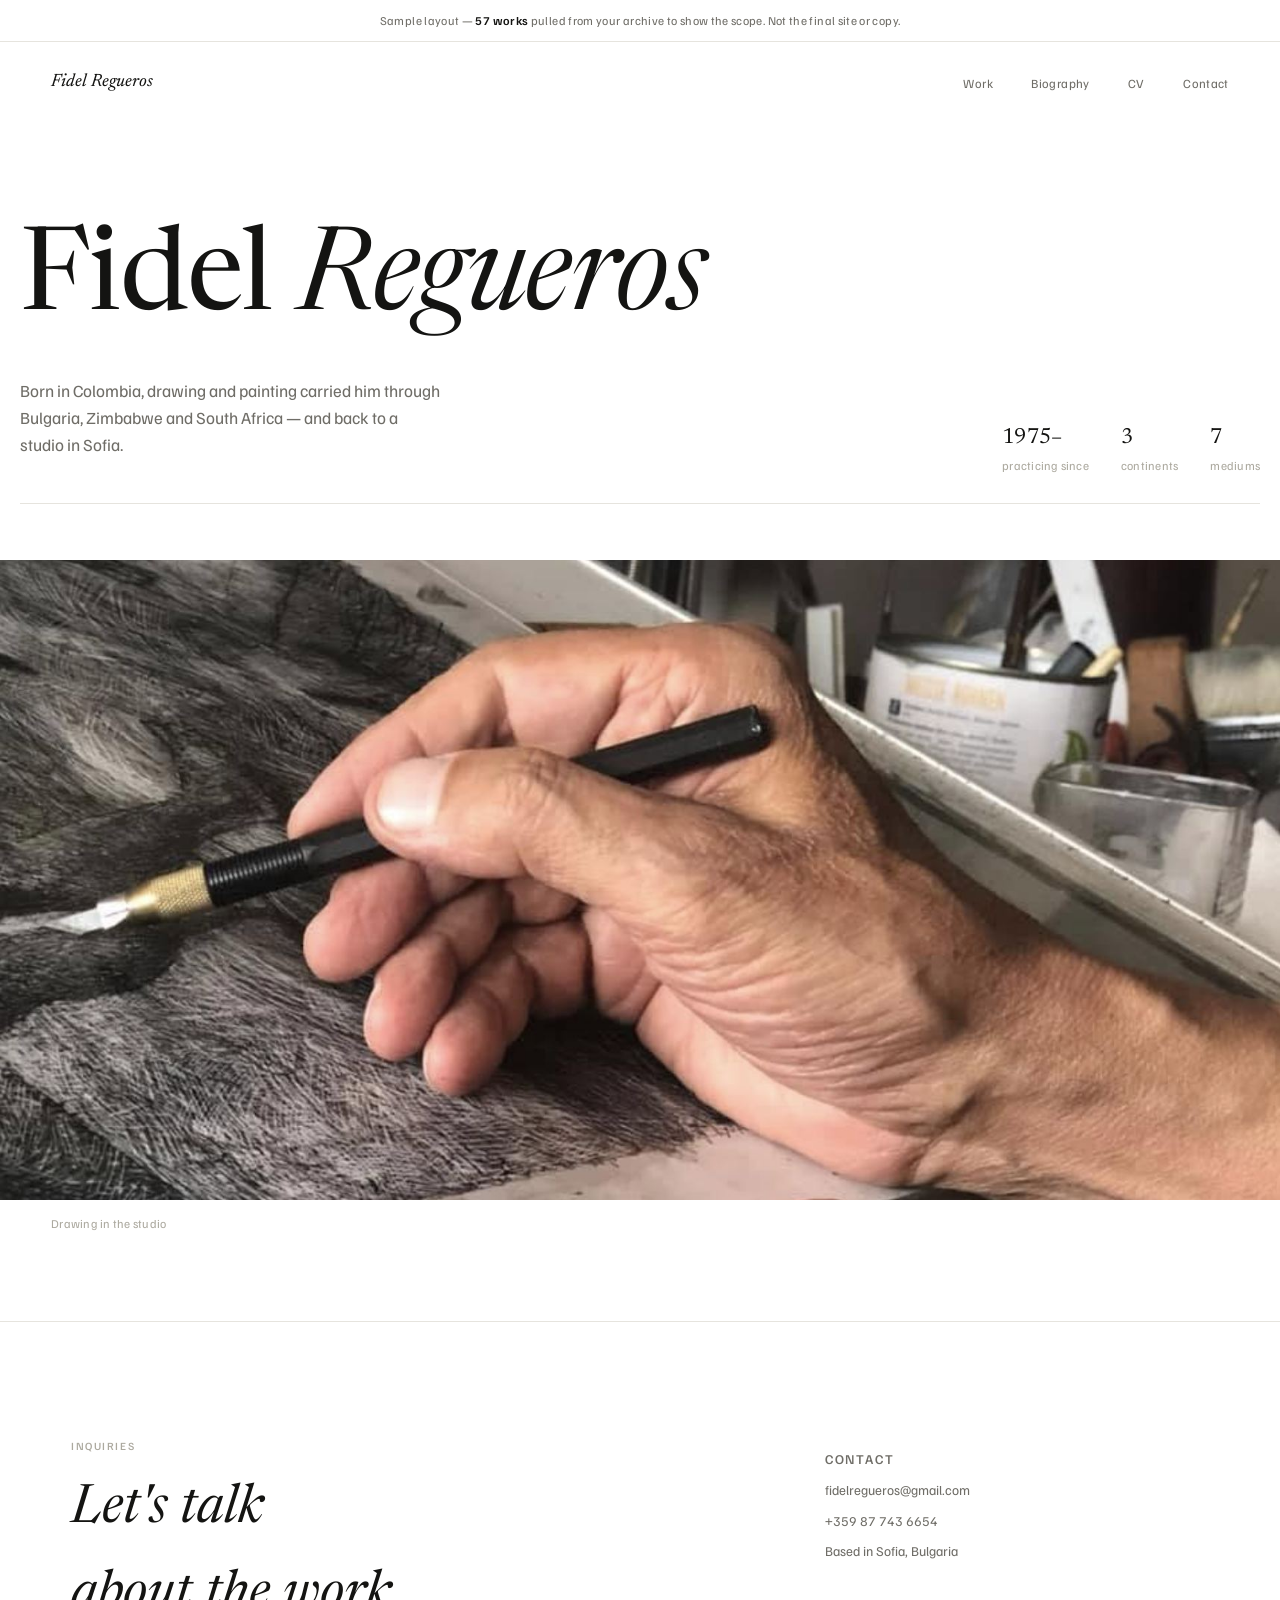
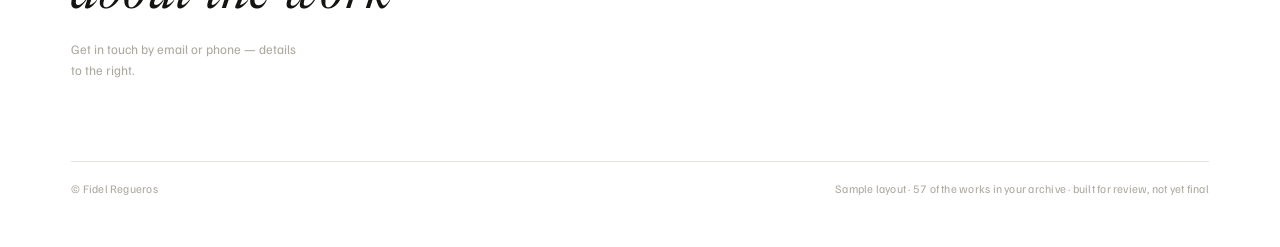
<file: index.html>
<!doctype html>
<html lang="en">
<head>
<meta charset="utf-8">
<meta name="viewport" content="width=device-width, initial-scale=1">
<title>Fidel Regueros</title>
<meta name="description" content="Fidel Regueros — drawing, painting and sculpture across Colombia, Bulgaria, Zimbabwe and South Africa.">
<link rel="stylesheet" href="style.css">
</head>
<body>
<div class="sample-bar">Sample layout &mdash; <strong>57 works</strong> pulled from your archive to show the scope. Not the final site or copy.</div>
<nav id="siteNav">
  <a class="wordmark" href="index.html">Fidel Regueros</a>
  <ul class="navlinks">
    <li><a href="work.html">Work</a></li>
    <li><a href="about.html">Biography</a></li>
    <li><a href="cv.html">CV</a></li>
    <li><a href="contact.html">Contact</a></li>
  </ul>
</nav>
<header class="hero wrap">
  <h1>Fidel <em>Regueros</em></h1>
  <div class="hero-row">
    <p class="hero-sub">Born in Colombia, drawing and painting carried him through Bulgaria, Zimbabwe and South Africa &mdash; and back to a studio in Sofia.</p>
    <div class="hero-meta">
      <div><strong>1975&ndash;</strong>practicing since</div>
      <div><strong>3</strong>continents</div>
      <div><strong>7</strong>mediums</div>
    </div>
  </div>
  <figure class="hero-photo">
    <img src="images/hero_process.jpg" width="1716" height="1284" alt="Close-up of Fidel Regueros' hands drawing with a fine blade, cross-hatching a charcoal drawing">
    <figcaption>Drawing in the studio</figcaption>
  </figure>
</header>
<footer id="contact">
  <div class="wrap">
    <div class="footer-grid">
      <div>
        <p class="eyebrow">Inquiries</p>
        <h2>Let's talk about the work</h2>
        <p class="foot-note">Get in touch by email or phone &mdash; details to the right.</p>
      </div>
      <div class="contact-list">
        <span class="eyebrow">Contact</span>
        <a href="mailto:fidelregueros@gmail.com">fidelregueros@gmail.com</a>
        <a href="tel:+359877436654">+359 87 743 6654</a>
        <span>Based in Sofia, Bulgaria</span>
      </div>
    </div>
    <div class="foot-bottom">
      <span>&copy; Fidel Regueros</span>
      <span>Sample layout &middot; 57 of the works in your archive &middot; built for review, not yet final</span>
    </div>
  </div>
</footer>
<script src="script.js"></script>
</body>
</html>
</file>
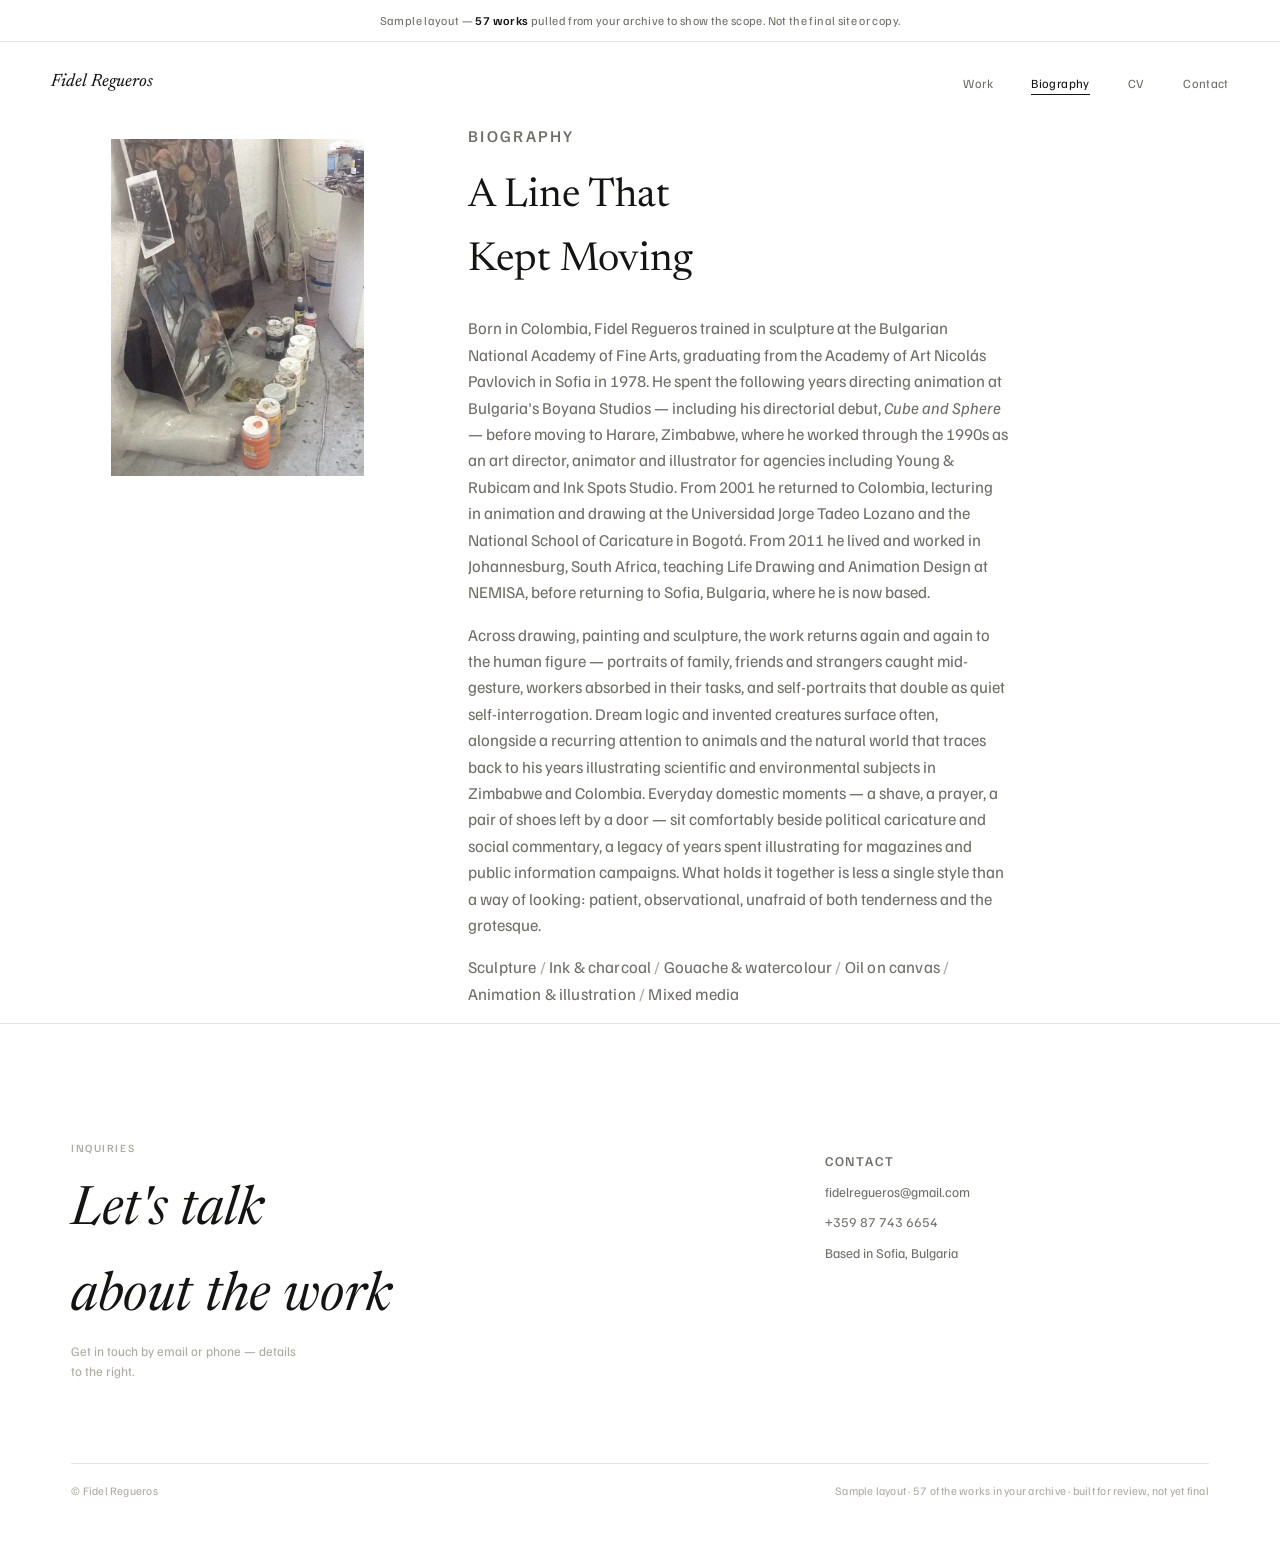
<file: about.html>
<!doctype html>
<html lang="en">
<head>
<meta charset="utf-8">
<meta name="viewport" content="width=device-width, initial-scale=1">
<title>Biography — Fidel Regueros</title>
<meta name="description" content="Biography of Fidel Regueros — Colombia, Bulgaria, Zimbabwe and South Africa.">
<link rel="stylesheet" href="style.css">
</head>
<body>
<div class="sample-bar">Sample layout &mdash; <strong>57 works</strong> pulled from your archive to show the scope. Not the final site or copy.</div>
<nav id="siteNav">
  <a class="wordmark" href="index.html">Fidel Regueros</a>
  <ul class="navlinks">
    <li><a href="work.html">Work</a></li>
    <li><a href="about.html" class="active">Biography</a></li>
    <li><a href="cv.html">CV</a></li>
    <li><a href="contact.html">Contact</a></li>
  </ul>
</nav>
<section id="about" class="wrap">
  <div class="about-grid">
    <figure class="about-photo">
      <img src="images/studio.jpg" width="720" height="960" alt="Fidel Regueros working in his studio">
    </figure>
    <div class="about-text">
      <p class="eyebrow">Biography</p>
      <h2>A Line That Kept Moving</h2>
      <p>Born in Colombia, Fidel Regueros trained in sculpture at the Bulgarian National Academy of Fine Arts, graduating from the Academy of Art Nicolás Pavlovich in Sofia in 1978. He spent the following years directing animation at Bulgaria's Boyana Studios &mdash; including his directorial debut, <em>Cube and Sphere</em> &mdash; before moving to Harare, Zimbabwe, where he worked through the 1990s as an art director, animator and illustrator for agencies including Young &amp; Rubicam and Ink Spots Studio. From 2001 he returned to Colombia, lecturing in animation and drawing at the Universidad Jorge Tadeo Lozano and the National School of Caricature in Bogotá. From 2011 he lived and worked in Johannesburg, South Africa, teaching Life Drawing and Animation Design at NEMISA, before returning to Sofia, Bulgaria, where he is now based.</p>
      <p>Across drawing, painting and sculpture, the work returns again and again to the human figure &mdash; portraits of family, friends and strangers caught mid-gesture, workers absorbed in their tasks, and self-portraits that double as quiet self-interrogation. Dream logic and invented creatures surface often, alongside a recurring attention to animals and the natural world that traces back to his years illustrating scientific and environmental subjects in Zimbabwe and Colombia. Everyday domestic moments &mdash; a shave, a prayer, a pair of shoes left by a door &mdash; sit comfortably beside political caricature and social commentary, a legacy of years spent illustrating for magazines and public information campaigns. What holds it together is less a single style than a way of looking: patient, observational, unafraid of both tenderness and the grotesque.</p>
      <p class="mediums">
        <span>Sculpture</span>
        <span>Ink &amp; charcoal</span>
        <span>Gouache &amp; watercolour</span>
        <span>Oil on canvas</span>
        <span>Animation &amp; illustration</span>
        <span>Mixed media</span>
      </p>
    </div>
  </div>
</section>
<footer id="contact">
  <div class="wrap">
    <div class="footer-grid">
      <div>
        <p class="eyebrow">Inquiries</p>
        <h2>Let's talk about the work</h2>
        <p class="foot-note">Get in touch by email or phone &mdash; details to the right.</p>
      </div>
      <div class="contact-list">
        <span class="eyebrow">Contact</span>
        <a href="mailto:fidelregueros@gmail.com">fidelregueros@gmail.com</a>
        <a href="tel:+359877436654">+359 87 743 6654</a>
        <span>Based in Sofia, Bulgaria</span>
      </div>
    </div>
    <div class="foot-bottom">
      <span>&copy; Fidel Regueros</span>
      <span>Sample layout &middot; 57 of the works in your archive &middot; built for review, not yet final</span>
    </div>
  </div>
</footer>
<script src="script.js"></script>
</body>
</html>
</file>
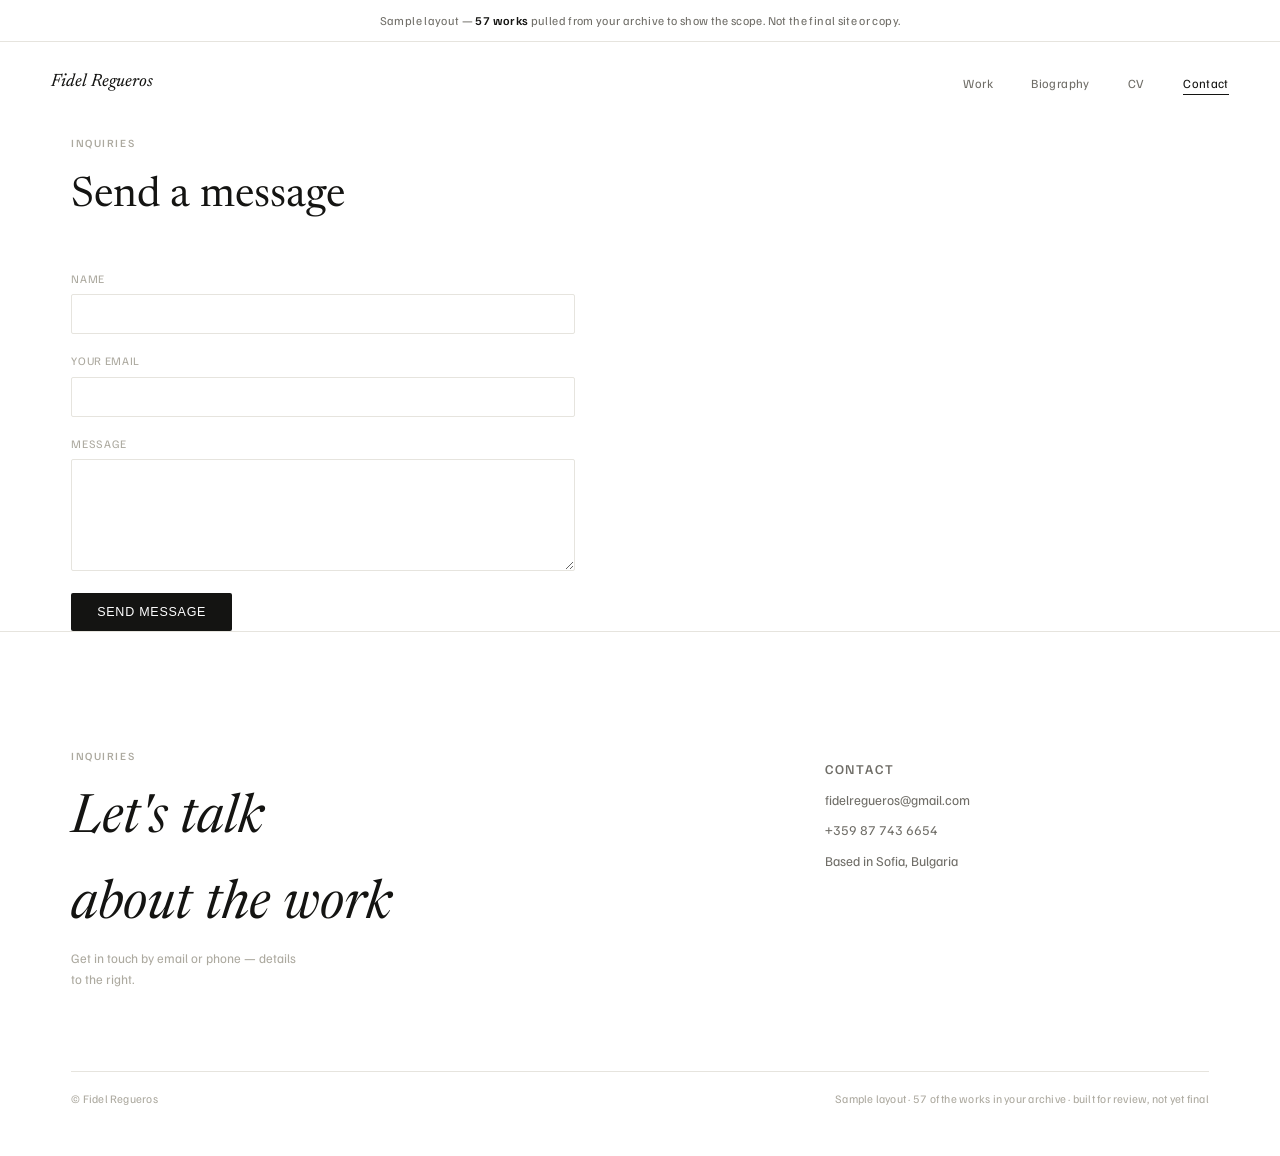
<file: contact.html>
<!doctype html>
<html lang="en">
<head>
<meta charset="utf-8">
<meta name="viewport" content="width=device-width, initial-scale=1">
<title>Contact — Fidel Regueros</title>
<meta name="description" content="Get in touch with Fidel Regueros.">
<link rel="stylesheet" href="style.css">
</head>
<body>
<div class="sample-bar">Sample layout &mdash; <strong>57 works</strong> pulled from your archive to show the scope. Not the final site or copy.</div>
<nav id="siteNav">
  <a class="wordmark" href="index.html">Fidel Regueros</a>
  <ul class="navlinks">
    <li><a href="work.html">Work</a></li>
    <li><a href="about.html">Biography</a></li>
    <li><a href="cv.html">CV</a></li>
    <li><a href="contact.html" class="active">Contact</a></li>
  </ul>
</nav>
<section id="inquiry" class="wrap">
  <div class="inquiry-head">
    <p class="eyebrow">Inquiries</p>
    <h2>Send a message</h2>
    <p id="inquiryRegarding" class="inquiry-regarding" style="display:none;"></p>
  </div>
  <div id="inquirySent" class="inquiry-sent" style="display:none;">
    <p>Thank you &mdash; your message has been sent. Fidel will get back to you directly by email.</p>
  </div>
  <form id="inquiryForm" class="inquiry-form" action="https://formsubmit.co/fidelregueros@gmail.com" method="POST">
    <input type="hidden" name="_subject" id="formSubject" value="New message from website">
    <input type="hidden" name="_next" value="https://fidelregueros.com/contact.html?sent=1">
    <input type="hidden" name="_template" value="table">
    <input type="text" name="_honey" style="display:none" tabindex="-1" autocomplete="off">
    <div class="form-row" id="artworkRow" style="display:none;">
      <label for="artworkField">Artwork</label>
      <input type="text" id="artworkField" name="Artwork" readonly>
    </div>
    <div class="form-row">
      <label for="nameField">Name</label>
      <input type="text" id="nameField" name="Name" required>
    </div>
    <div class="form-row">
      <label for="emailField">Your email</label>
      <input type="email" id="emailField" name="Email" required>
    </div>
    <div class="form-row">
      <label for="messageField">Message</label>
      <textarea id="messageField" name="Message" rows="5" required></textarea>
    </div>
    <button type="submit" class="form-submit">Send message</button>
  </form>
</section>
<footer id="contact">
  <div class="wrap">
    <div class="footer-grid">
      <div>
        <p class="eyebrow">Inquiries</p>
        <h2>Let's talk about the work</h2>
        <p class="foot-note">Get in touch by email or phone &mdash; details to the right.</p>
      </div>
      <div class="contact-list">
        <span class="eyebrow">Contact</span>
        <a href="mailto:fidelregueros@gmail.com">fidelregueros@gmail.com</a>
        <a href="tel:+359877436654">+359 87 743 6654</a>
        <span>Based in Sofia, Bulgaria</span>
      </div>
    </div>
    <div class="foot-bottom">
      <span>&copy; Fidel Regueros</span>
      <span>Sample layout &middot; 57 of the works in your archive &middot; built for review, not yet final</span>
    </div>
  </div>
</footer>
<script src="script.js"></script>
</body>
</html>
</file>
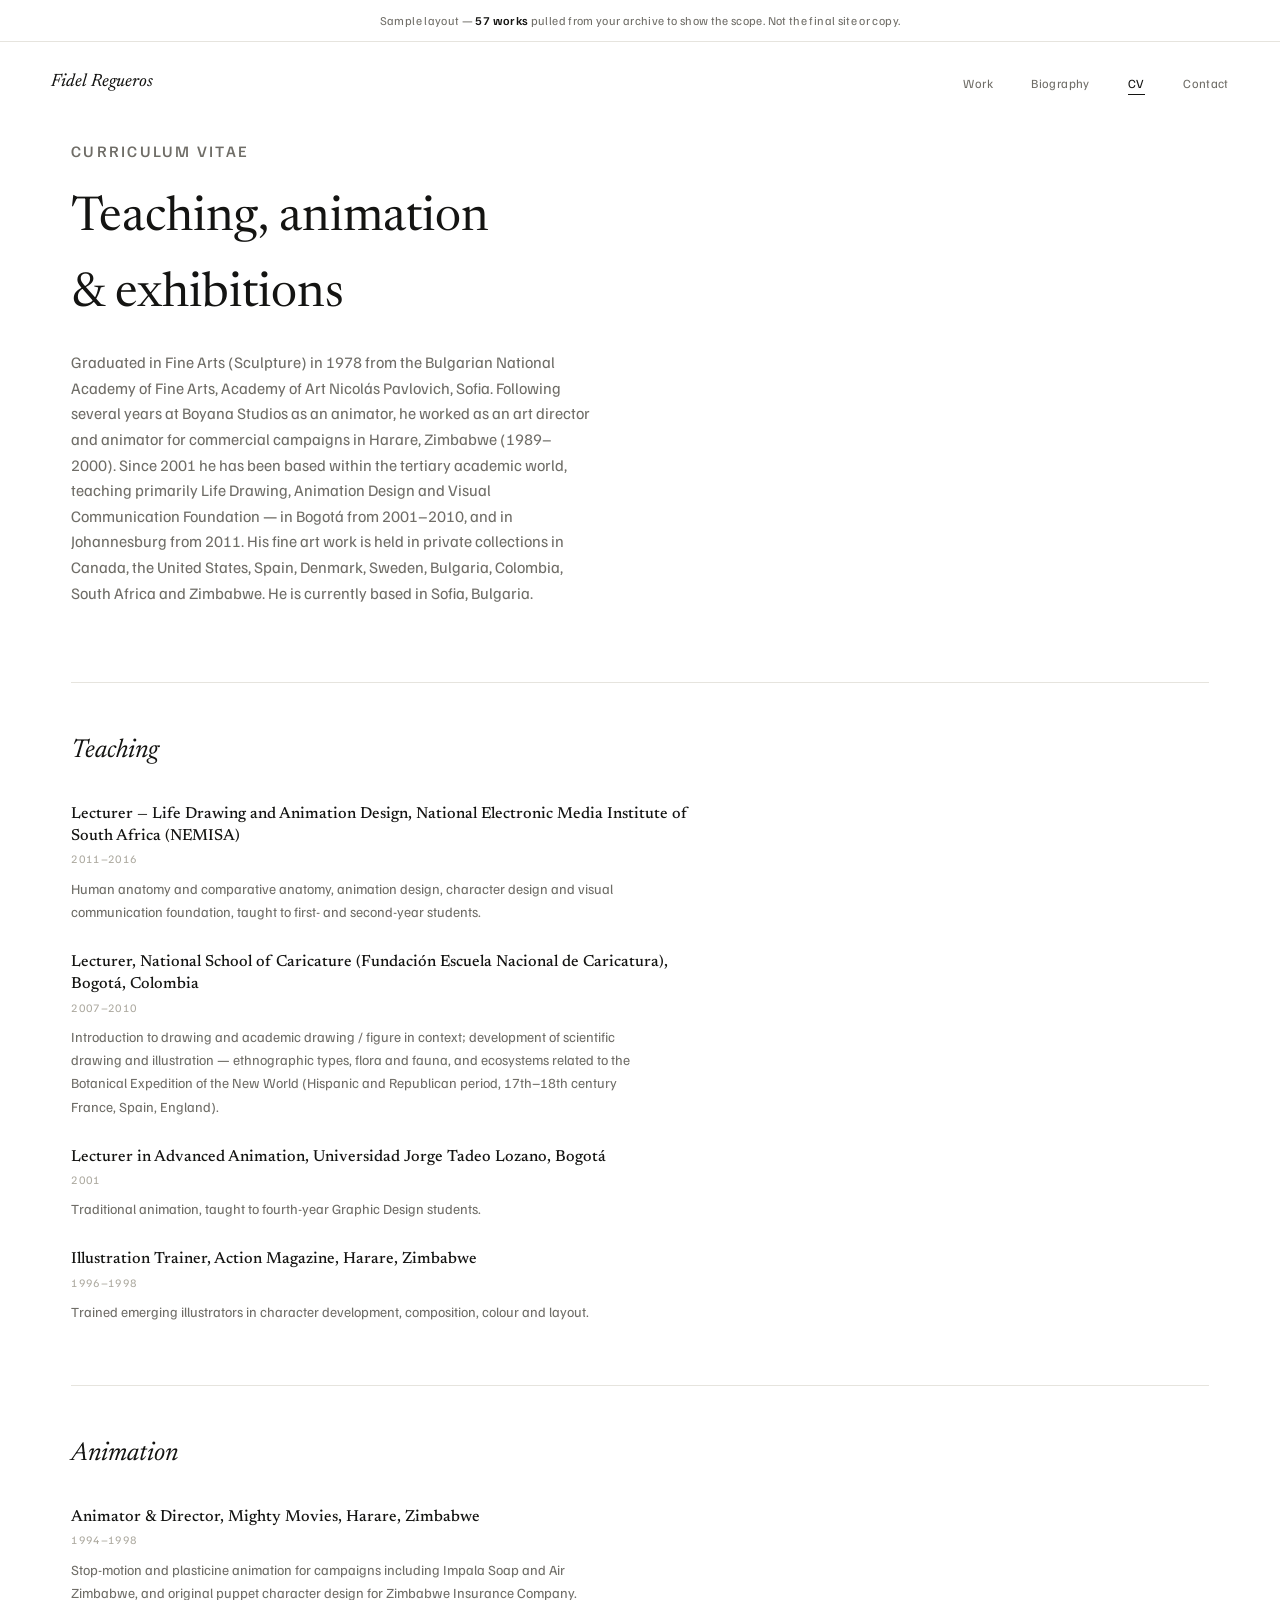
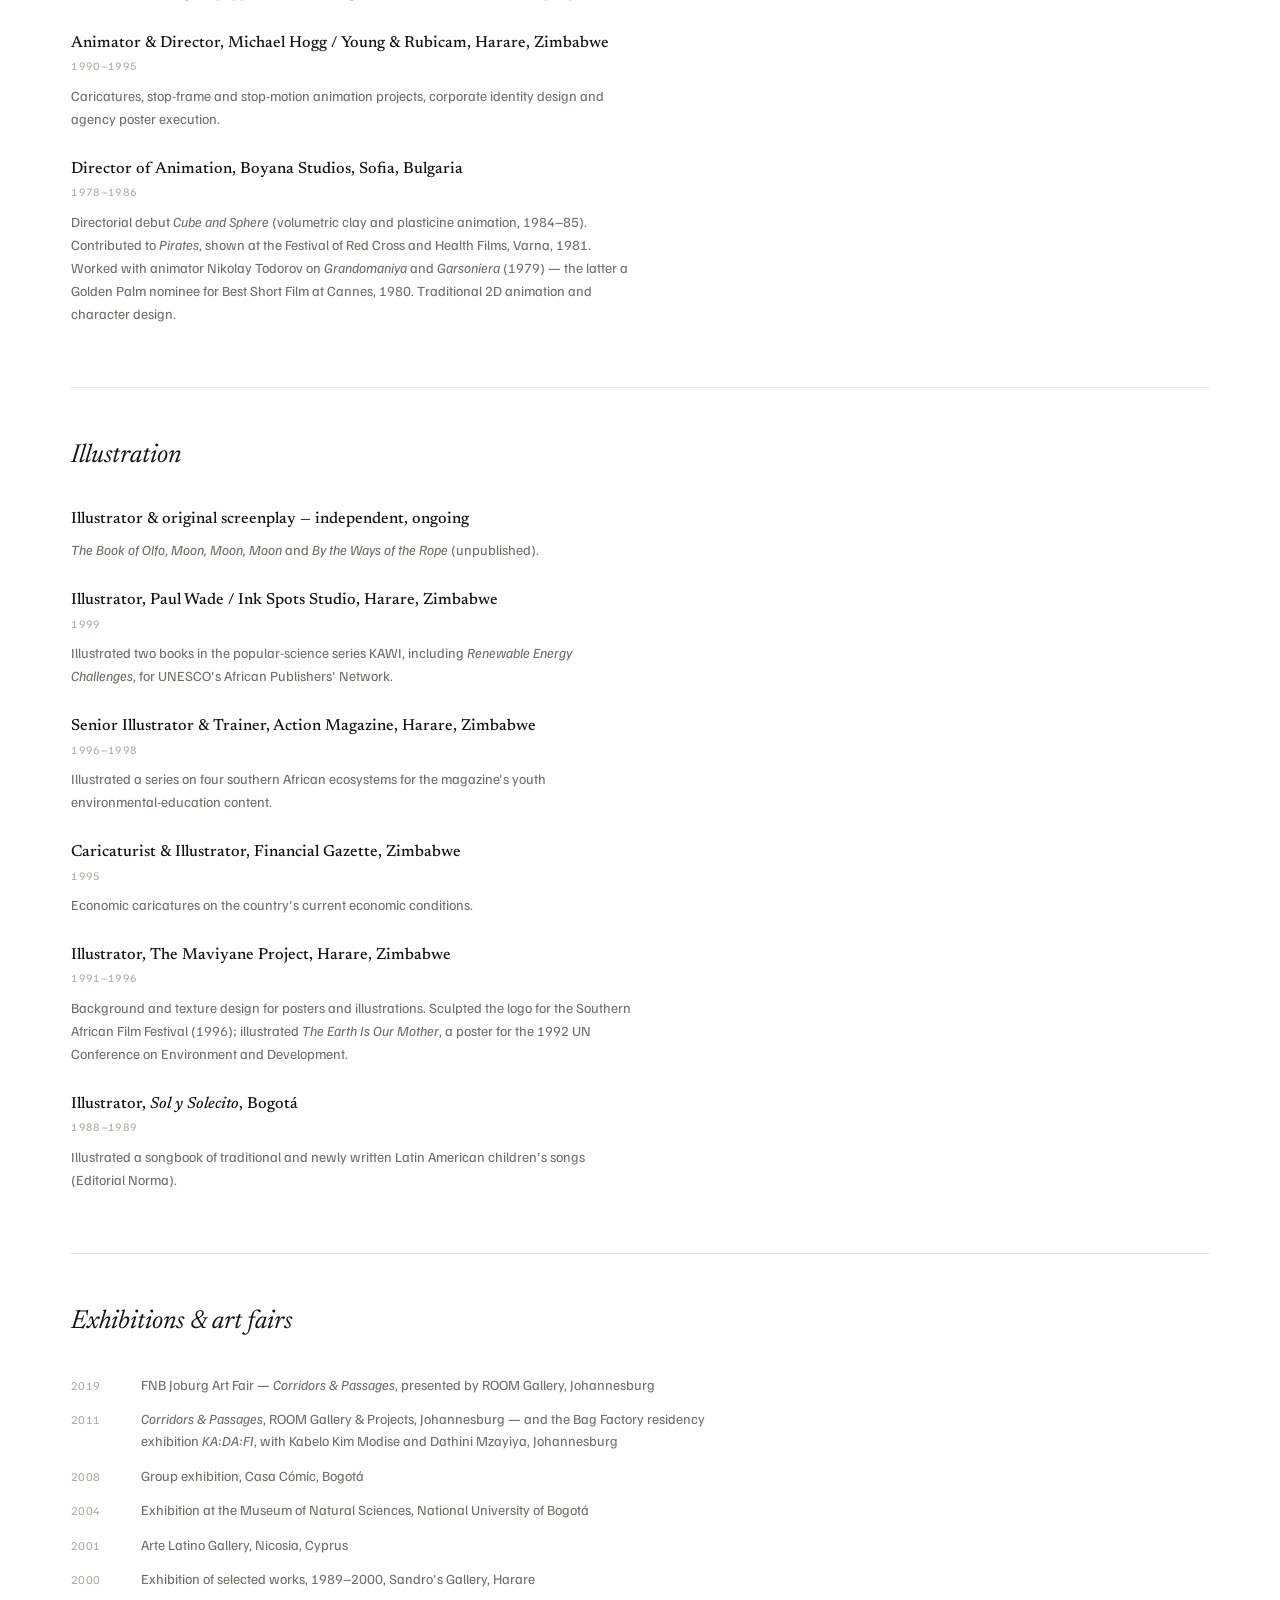
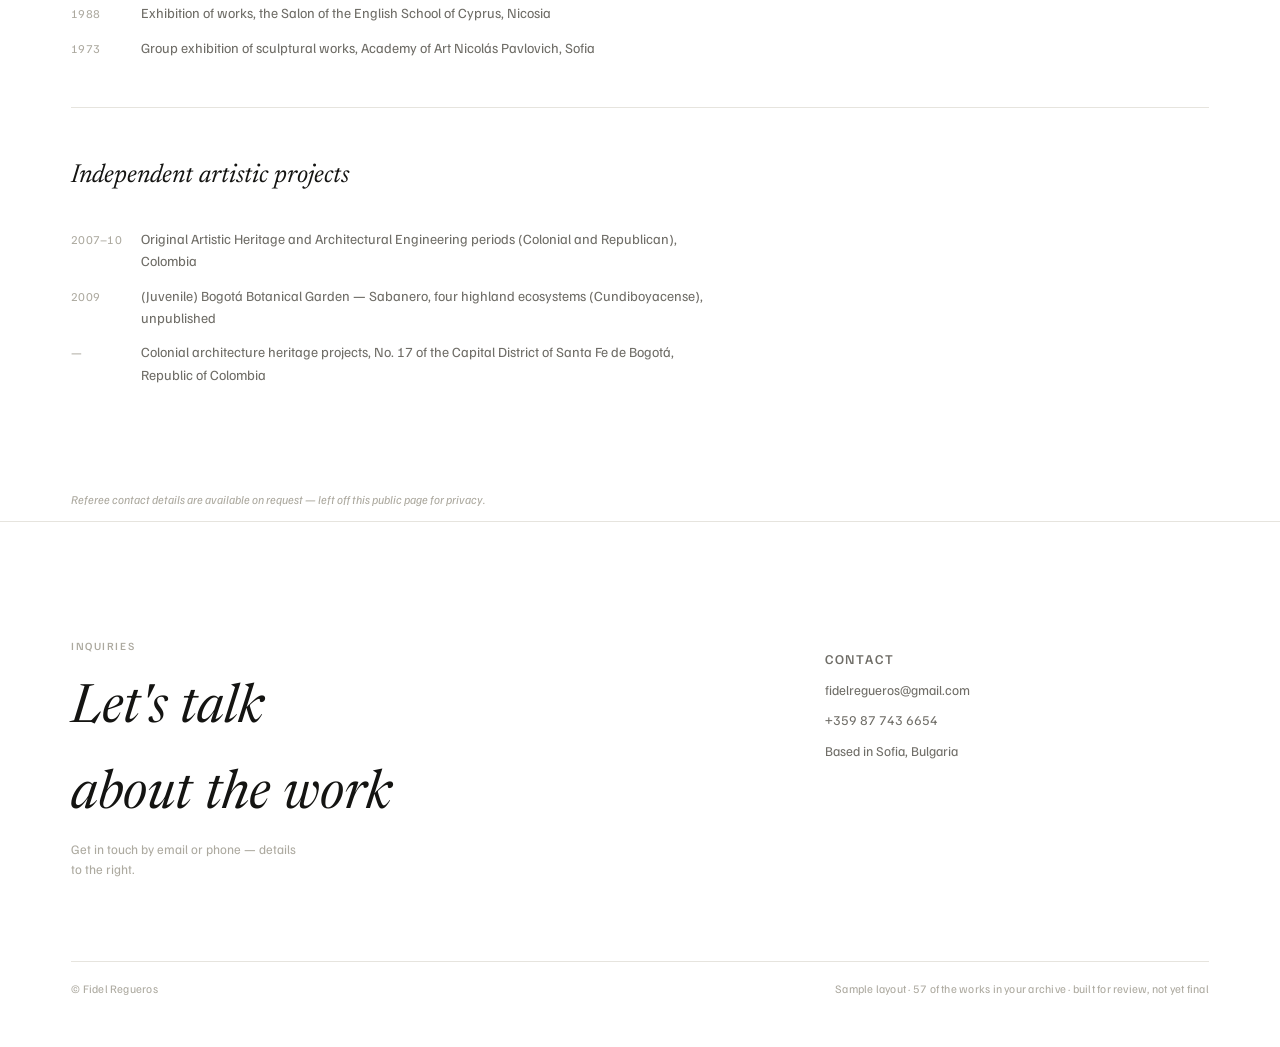
<file: cv.html>
<!doctype html>
<html lang="en">
<head>
<meta charset="utf-8">
<meta name="viewport" content="width=device-width, initial-scale=1">
<title>CV — Fidel Regueros</title>
<meta name="description" content="Curriculum vitae — teaching, animation, illustration and exhibitions.">
<link rel="stylesheet" href="style.css">
</head>
<body>
<div class="sample-bar">Sample layout &mdash; <strong>57 works</strong> pulled from your archive to show the scope. Not the final site or copy.</div>
<nav id="siteNav">
  <a class="wordmark" href="index.html">Fidel Regueros</a>
  <ul class="navlinks">
    <li><a href="work.html">Work</a></li>
    <li><a href="about.html">Biography</a></li>
    <li><a href="cv.html" class="active">CV</a></li>
    <li><a href="contact.html">Contact</a></li>
  </ul>
</nav>
<section id="cv" class="wrap">
  <div class="journey-head">
    <p class="eyebrow">Curriculum Vitae</p>
    <h2>Teaching, animation &amp; exhibitions</h2>
    <p>Graduated in Fine Arts (Sculpture) in 1978 from the Bulgarian National Academy of Fine Arts, Academy of Art Nicolás Pavlovich, Sofia. Following several years at Boyana Studios as an animator, he worked as an art director and animator for commercial campaigns in Harare, Zimbabwe (1989&ndash;2000). Since 2001 he has been based within the tertiary academic world, teaching primarily Life Drawing, Animation Design and Visual Communication Foundation &mdash; in Bogotá from 2001&ndash;2010, and in Johannesburg from 2011. His fine art work is held in private collections in Canada, the United States, Spain, Denmark, Sweden, Bulgaria, Colombia, South Africa and Zimbabwe. He is currently based in Sofia, Bulgaria.</p>
  </div>

  <div class="cv-section">
    <h3 class="cv-section-title">Teaching</h3>
    <div class="cv-entry">
      <div class="cv-role">Lecturer &mdash; Life Drawing and Animation Design, National Electronic Media Institute of South Africa (NEMISA)</div>
      <div class="cv-years">2011&ndash;2016</div>
      <p class="cv-desc">Human anatomy and comparative anatomy, animation design, character design and visual communication foundation, taught to first- and second-year students.</p>
    </div>
    <div class="cv-entry">
      <div class="cv-role">Lecturer, National School of Caricature (Fundación Escuela Nacional de Caricatura), Bogotá, Colombia</div>
      <div class="cv-years">2007&ndash;2010</div>
      <p class="cv-desc">Introduction to drawing and academic drawing / figure in context; development of scientific drawing and illustration &mdash; ethnographic types, flora and fauna, and ecosystems related to the Botanical Expedition of the New World (Hispanic and Republican period, 17th&ndash;18th century France, Spain, England).</p>
    </div>
    <div class="cv-entry">
      <div class="cv-role">Lecturer in Advanced Animation, Universidad Jorge Tadeo Lozano, Bogotá</div>
      <div class="cv-years">2001</div>
      <p class="cv-desc">Traditional animation, taught to fourth-year Graphic Design students.</p>
    </div>
    <div class="cv-entry">
      <div class="cv-role">Illustration Trainer, Action Magazine, Harare, Zimbabwe</div>
      <div class="cv-years">1996&ndash;1998</div>
      <p class="cv-desc">Trained emerging illustrators in character development, composition, colour and layout.</p>
    </div>
  </div>

  <div class="cv-section">
    <h3 class="cv-section-title">Animation</h3>
    <div class="cv-entry">
      <div class="cv-role">Animator &amp; Director, Mighty Movies, Harare, Zimbabwe</div>
      <div class="cv-years">1994&ndash;1998</div>
      <p class="cv-desc">Stop-motion and plasticine animation for campaigns including Impala Soap and Air Zimbabwe, and original puppet character design for Zimbabwe Insurance Company.</p>
    </div>
    <div class="cv-entry">
      <div class="cv-role">Animator &amp; Director, Michael Hogg / Young &amp; Rubicam, Harare, Zimbabwe</div>
      <div class="cv-years">1990&ndash;1995</div>
      <p class="cv-desc">Caricatures, stop-frame and stop-motion animation projects, corporate identity design and agency poster execution.</p>
    </div>
    <div class="cv-entry">
      <div class="cv-role">Director of Animation, Boyana Studios, Sofia, Bulgaria</div>
      <div class="cv-years">1978&ndash;1986</div>
      <p class="cv-desc">Directorial debut <em>Cube and Sphere</em> (volumetric clay and plasticine animation, 1984&ndash;85). Contributed to <em>Pirates</em>, shown at the Festival of Red Cross and Health Films, Varna, 1981. Worked with animator Nikolay Todorov on <em>Grandomaniya</em> and <em>Garsoniera</em> (1979) &mdash; the latter a Golden Palm nominee for Best Short Film at Cannes, 1980. Traditional 2D animation and character design.</p>
    </div>
  </div>

  <div class="cv-section">
    <h3 class="cv-section-title">Illustration</h3>
    <div class="cv-entry">
      <div class="cv-role">Illustrator &amp; original screenplay &mdash; independent, ongoing</div>
      <div class="cv-years"></div>
      <p class="cv-desc"><em>The Book of Olfo</em>, <em>Moon, Moon, Moon</em> and <em>By the Ways of the Rope</em> (unpublished).</p>
    </div>
    <div class="cv-entry">
      <div class="cv-role">Illustrator, Paul Wade / Ink Spots Studio, Harare, Zimbabwe</div>
      <div class="cv-years">1999</div>
      <p class="cv-desc">Illustrated two books in the popular-science series KAWI, including <em>Renewable Energy Challenges</em>, for UNESCO's African Publishers' Network.</p>
    </div>
    <div class="cv-entry">
      <div class="cv-role">Senior Illustrator &amp; Trainer, Action Magazine, Harare, Zimbabwe</div>
      <div class="cv-years">1996&ndash;1998</div>
      <p class="cv-desc">Illustrated a series on four southern African ecosystems for the magazine's youth environmental-education content.</p>
    </div>
    <div class="cv-entry">
      <div class="cv-role">Caricaturist &amp; Illustrator, Financial Gazette, Zimbabwe</div>
      <div class="cv-years">1995</div>
      <p class="cv-desc">Economic caricatures on the country's current economic conditions.</p>
    </div>
    <div class="cv-entry">
      <div class="cv-role">Illustrator, The Maviyane Project, Harare, Zimbabwe</div>
      <div class="cv-years">1991&ndash;1996</div>
      <p class="cv-desc">Background and texture design for posters and illustrations. Sculpted the logo for the Southern African Film Festival (1996); illustrated <em>The Earth Is Our Mother</em>, a poster for the 1992 UN Conference on Environment and Development.</p>
    </div>
    <div class="cv-entry">
      <div class="cv-role">Illustrator, <em>Sol y Solecito</em>, Bogotá</div>
      <div class="cv-years">1988&ndash;1989</div>
      <p class="cv-desc">Illustrated a songbook of traditional and newly written Latin American children's songs (Editorial Norma).</p>
    </div>
  </div>

  <div class="cv-section">
    <h3 class="cv-section-title">Exhibitions &amp; art fairs</h3>
    <div class="cv-rows">
      <div class="cv-row"><span class="cv-row-year">2019</span><span class="cv-row-desc">FNB Joburg Art Fair &mdash; <em>Corridors &amp; Passages</em>, presented by ROOM Gallery, Johannesburg</span></div>
      <div class="cv-row"><span class="cv-row-year">2011</span><span class="cv-row-desc"><em>Corridors &amp; Passages</em>, ROOM Gallery &amp; Projects, Johannesburg &mdash; and the Bag Factory residency exhibition <em>KA:DA:FI</em>, with Kabelo Kim Modise and Dathini Mzayiya, Johannesburg</span></div>
      <div class="cv-row"><span class="cv-row-year">2008</span><span class="cv-row-desc">Group exhibition, Casa Cómic, Bogotá</span></div>
      <div class="cv-row"><span class="cv-row-year">2004</span><span class="cv-row-desc">Exhibition at the Museum of Natural Sciences, National University of Bogotá</span></div>
      <div class="cv-row"><span class="cv-row-year">2001</span><span class="cv-row-desc">Arte Latino Gallery, Nicosia, Cyprus</span></div>
      <div class="cv-row"><span class="cv-row-year">2000</span><span class="cv-row-desc">Exhibition of selected works, 1989&ndash;2000, Sandro's Gallery, Harare</span></div>
      <div class="cv-row"><span class="cv-row-year">1988</span><span class="cv-row-desc">Exhibition of works, the Salon of the English School of Cyprus, Nicosia</span></div>
      <div class="cv-row"><span class="cv-row-year">1973</span><span class="cv-row-desc">Group exhibition of sculptural works, Academy of Art Nicolás Pavlovich, Sofia</span></div>
    </div>
  </div>

  <div class="cv-section">
    <h3 class="cv-section-title">Independent artistic projects</h3>
    <div class="cv-rows">
      <div class="cv-row"><span class="cv-row-year">2007&ndash;10</span><span class="cv-row-desc">Original Artistic Heritage and Architectural Engineering periods (Colonial and Republican), Colombia</span></div>
      <div class="cv-row"><span class="cv-row-year">2009</span><span class="cv-row-desc">(Juvenile) Bogotá Botanical Garden &mdash; Sabanero, four highland ecosystems (Cundiboyacense), unpublished</span></div>
      <div class="cv-row"><span class="cv-row-year">&mdash;</span><span class="cv-row-desc">Colonial architecture heritage projects, No. 17 of the Capital District of Santa Fe de Bogotá, Republic of Colombia</span></div>
    </div>
  </div>

  <p class="cv-footnote">Referee contact details are available on request &mdash; left off this public page for privacy.</p>
</section>
<footer id="contact">
  <div class="wrap">
    <div class="footer-grid">
      <div>
        <p class="eyebrow">Inquiries</p>
        <h2>Let's talk about the work</h2>
        <p class="foot-note">Get in touch by email or phone &mdash; details to the right.</p>
      </div>
      <div class="contact-list">
        <span class="eyebrow">Contact</span>
        <a href="mailto:fidelregueros@gmail.com">fidelregueros@gmail.com</a>
        <a href="tel:+359877436654">+359 87 743 6654</a>
        <span>Based in Sofia, Bulgaria</span>
      </div>
    </div>
    <div class="foot-bottom">
      <span>&copy; Fidel Regueros</span>
      <span>Sample layout &middot; 57 of the works in your archive &middot; built for review, not yet final</span>
    </div>
  </div>
</footer>
<script src="script.js"></script>
</body>
</html>
</file>
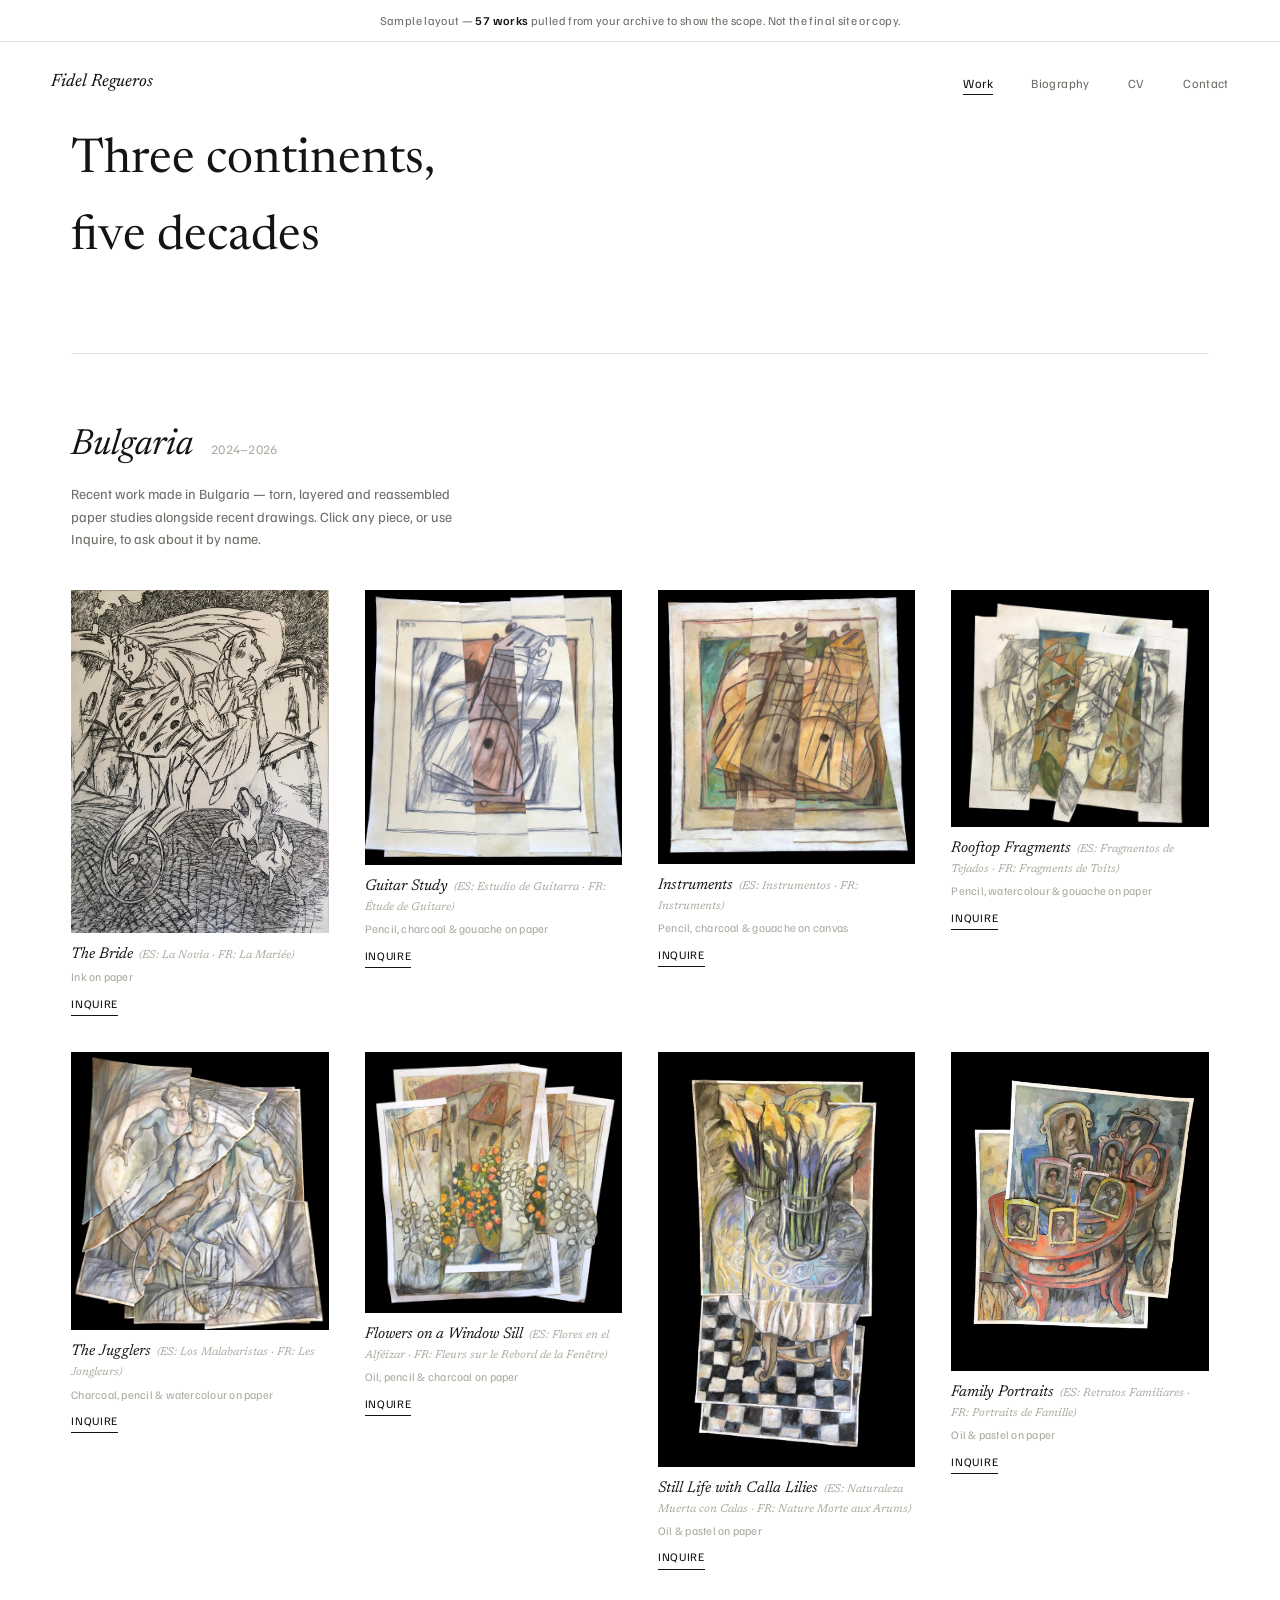
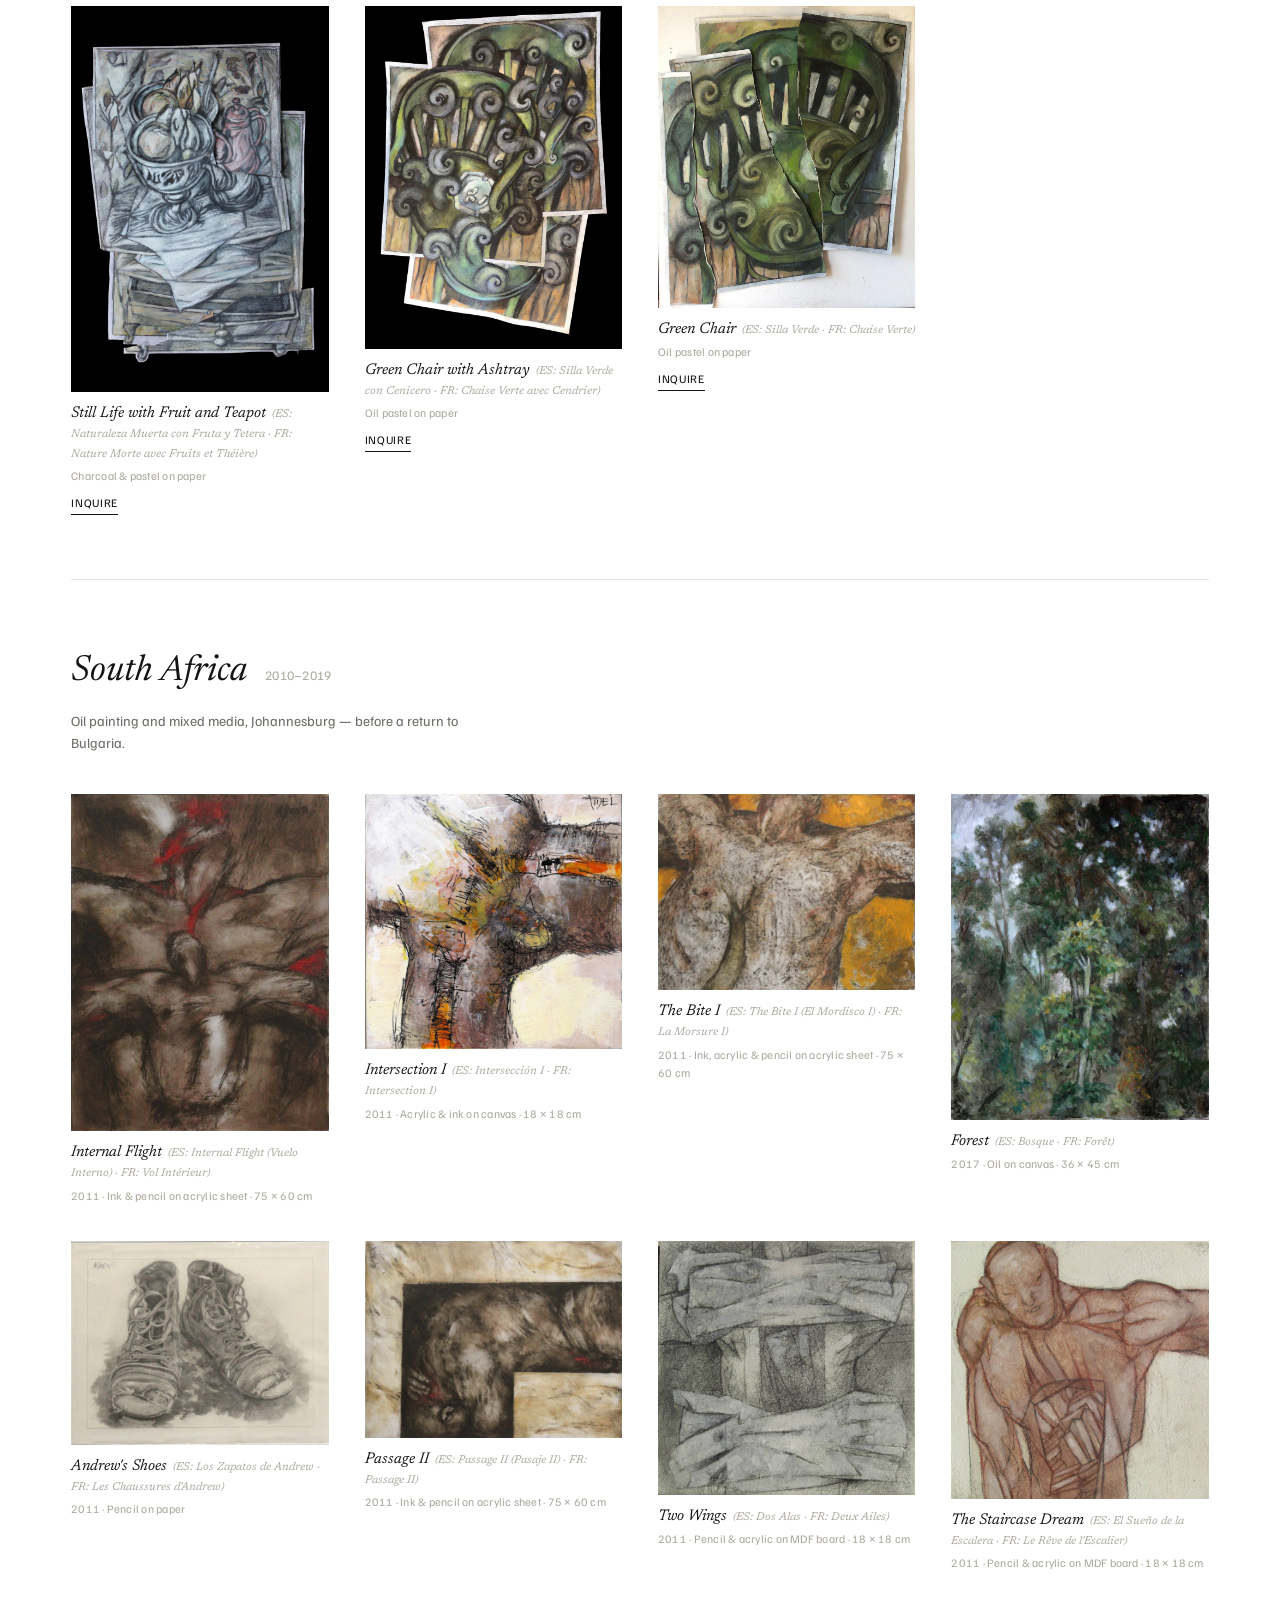
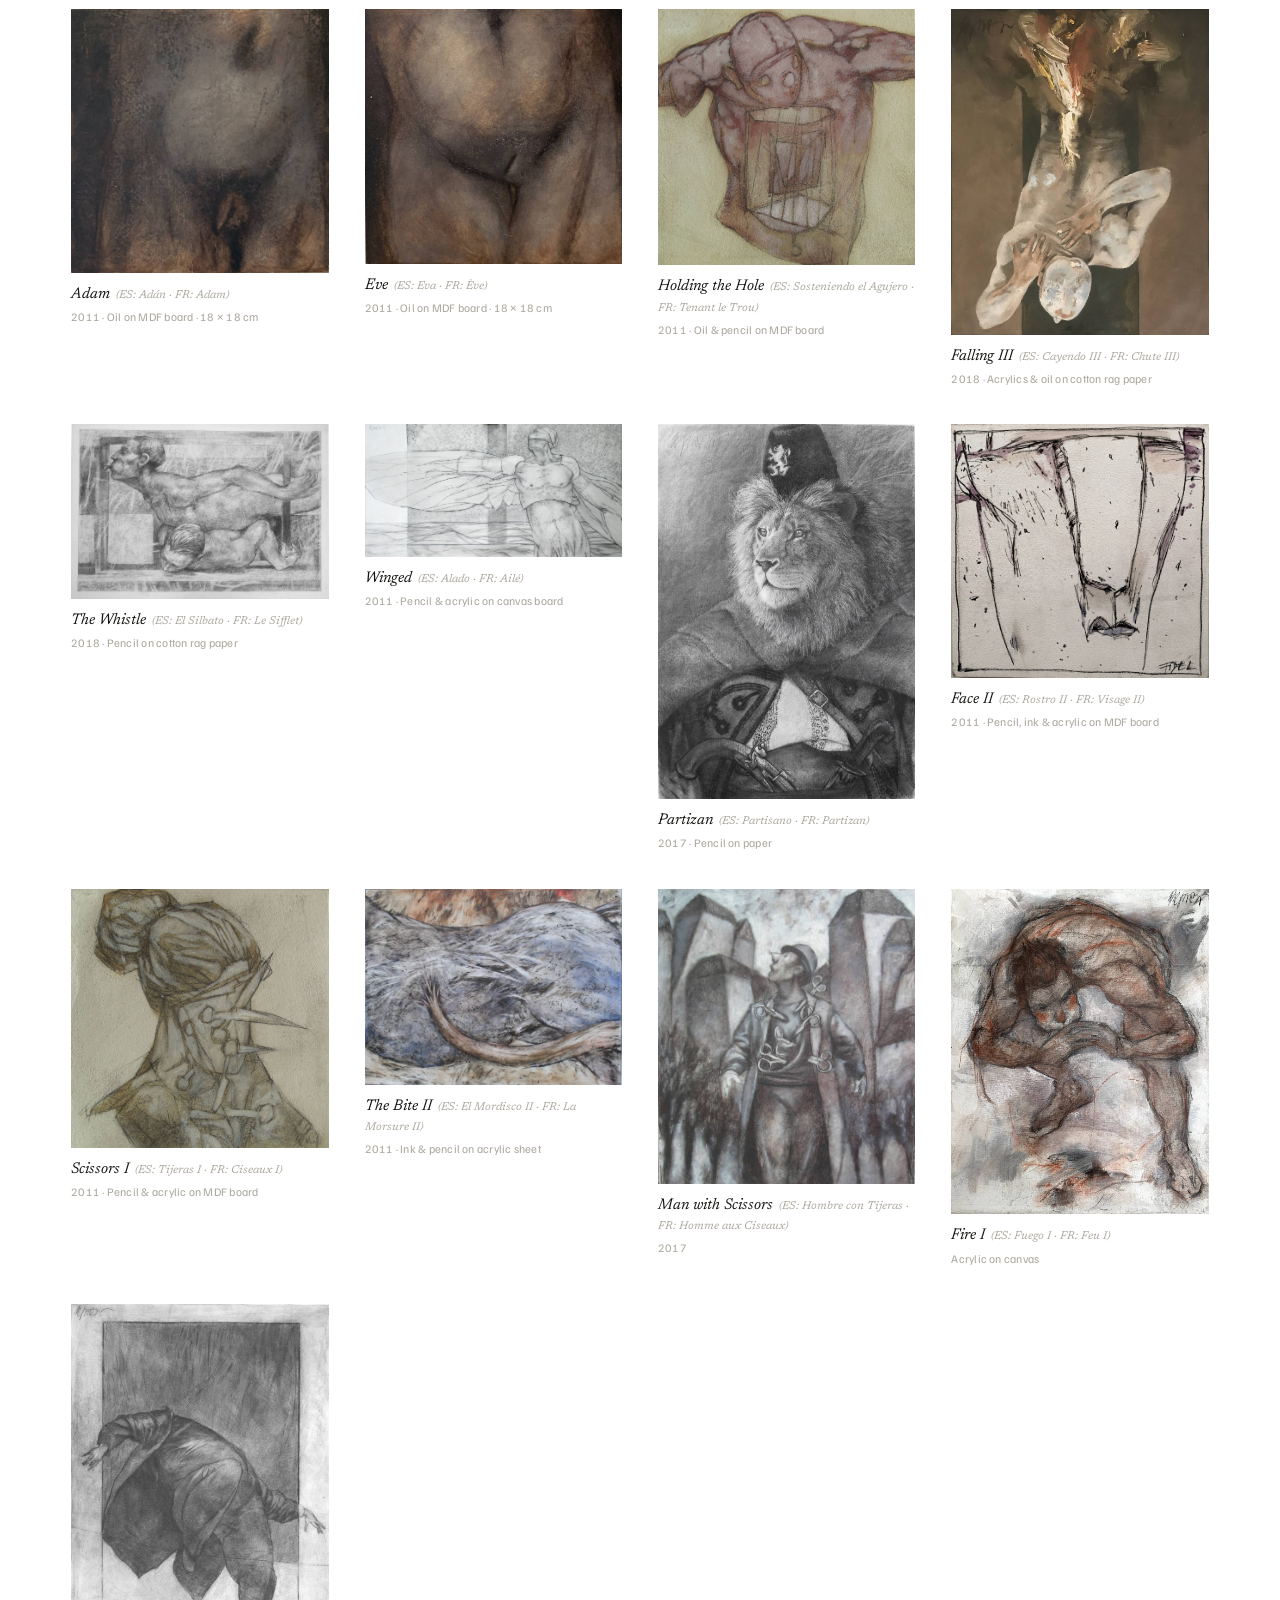
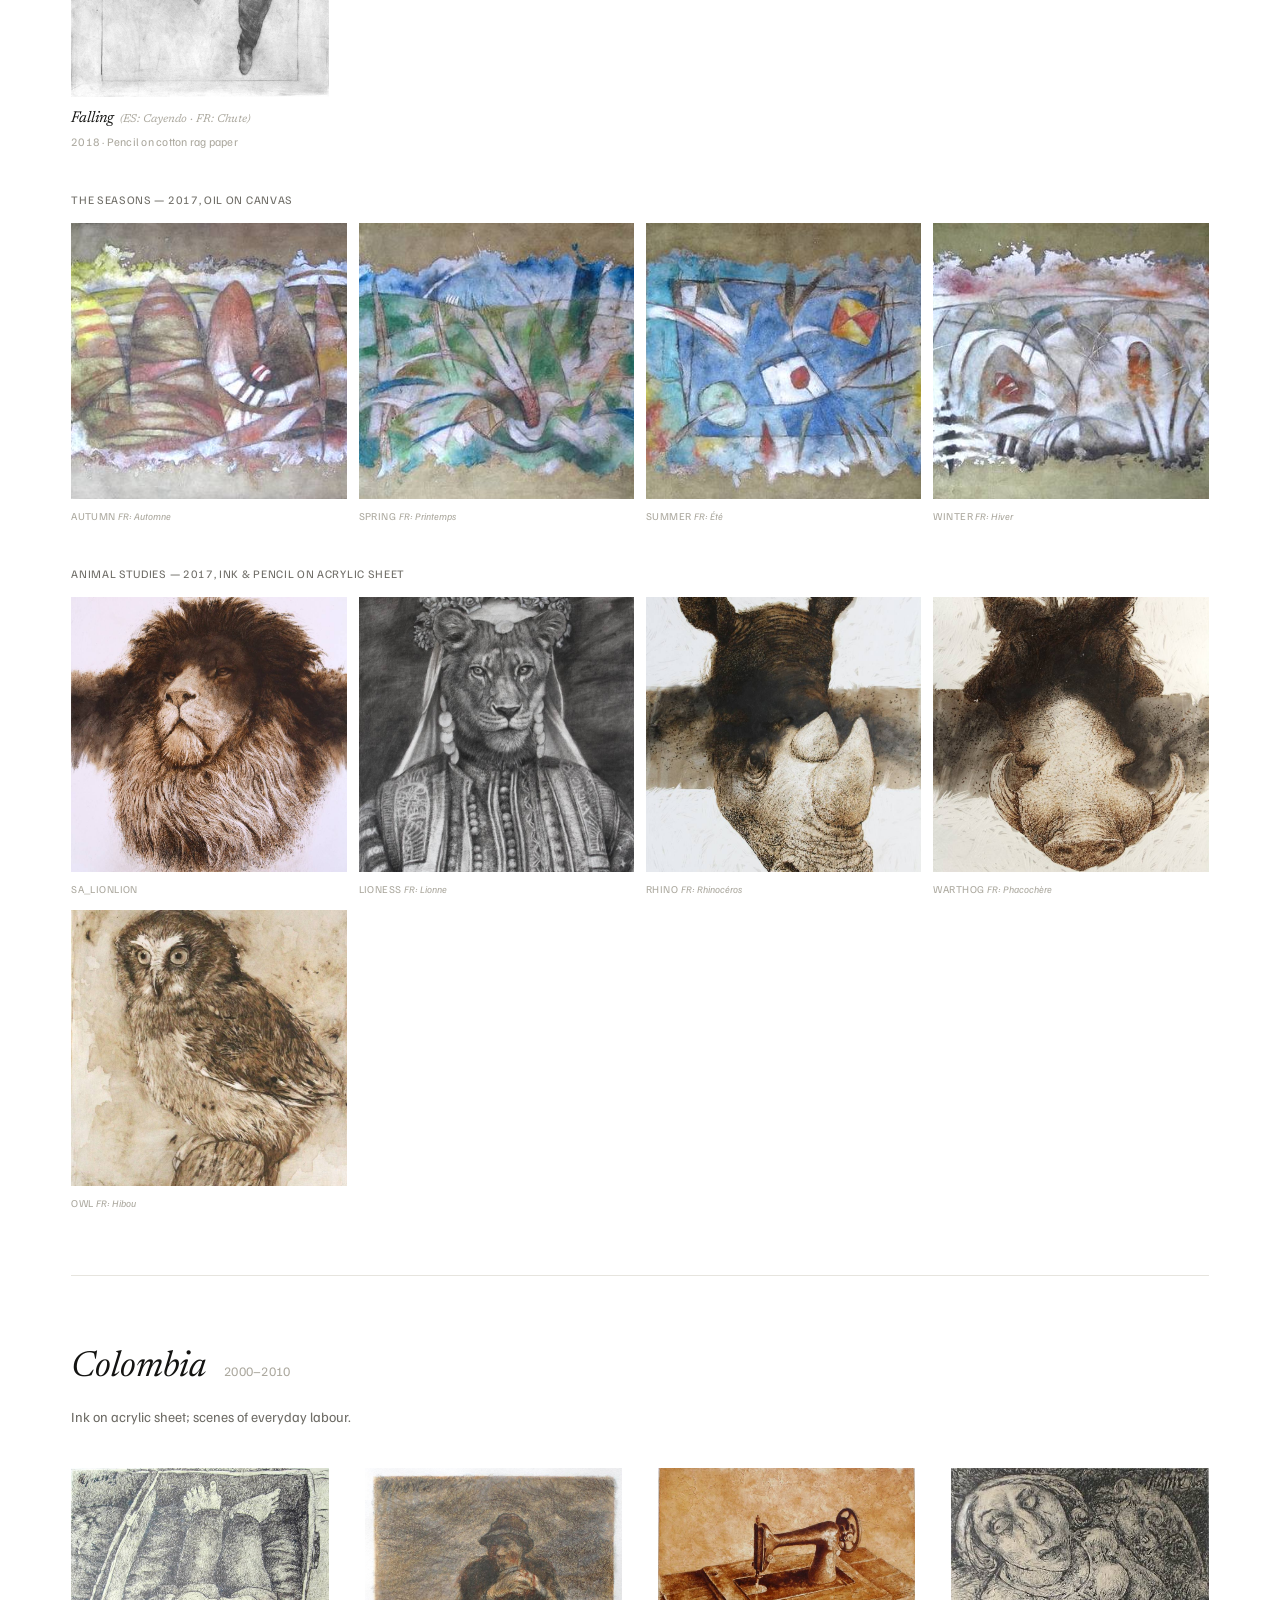
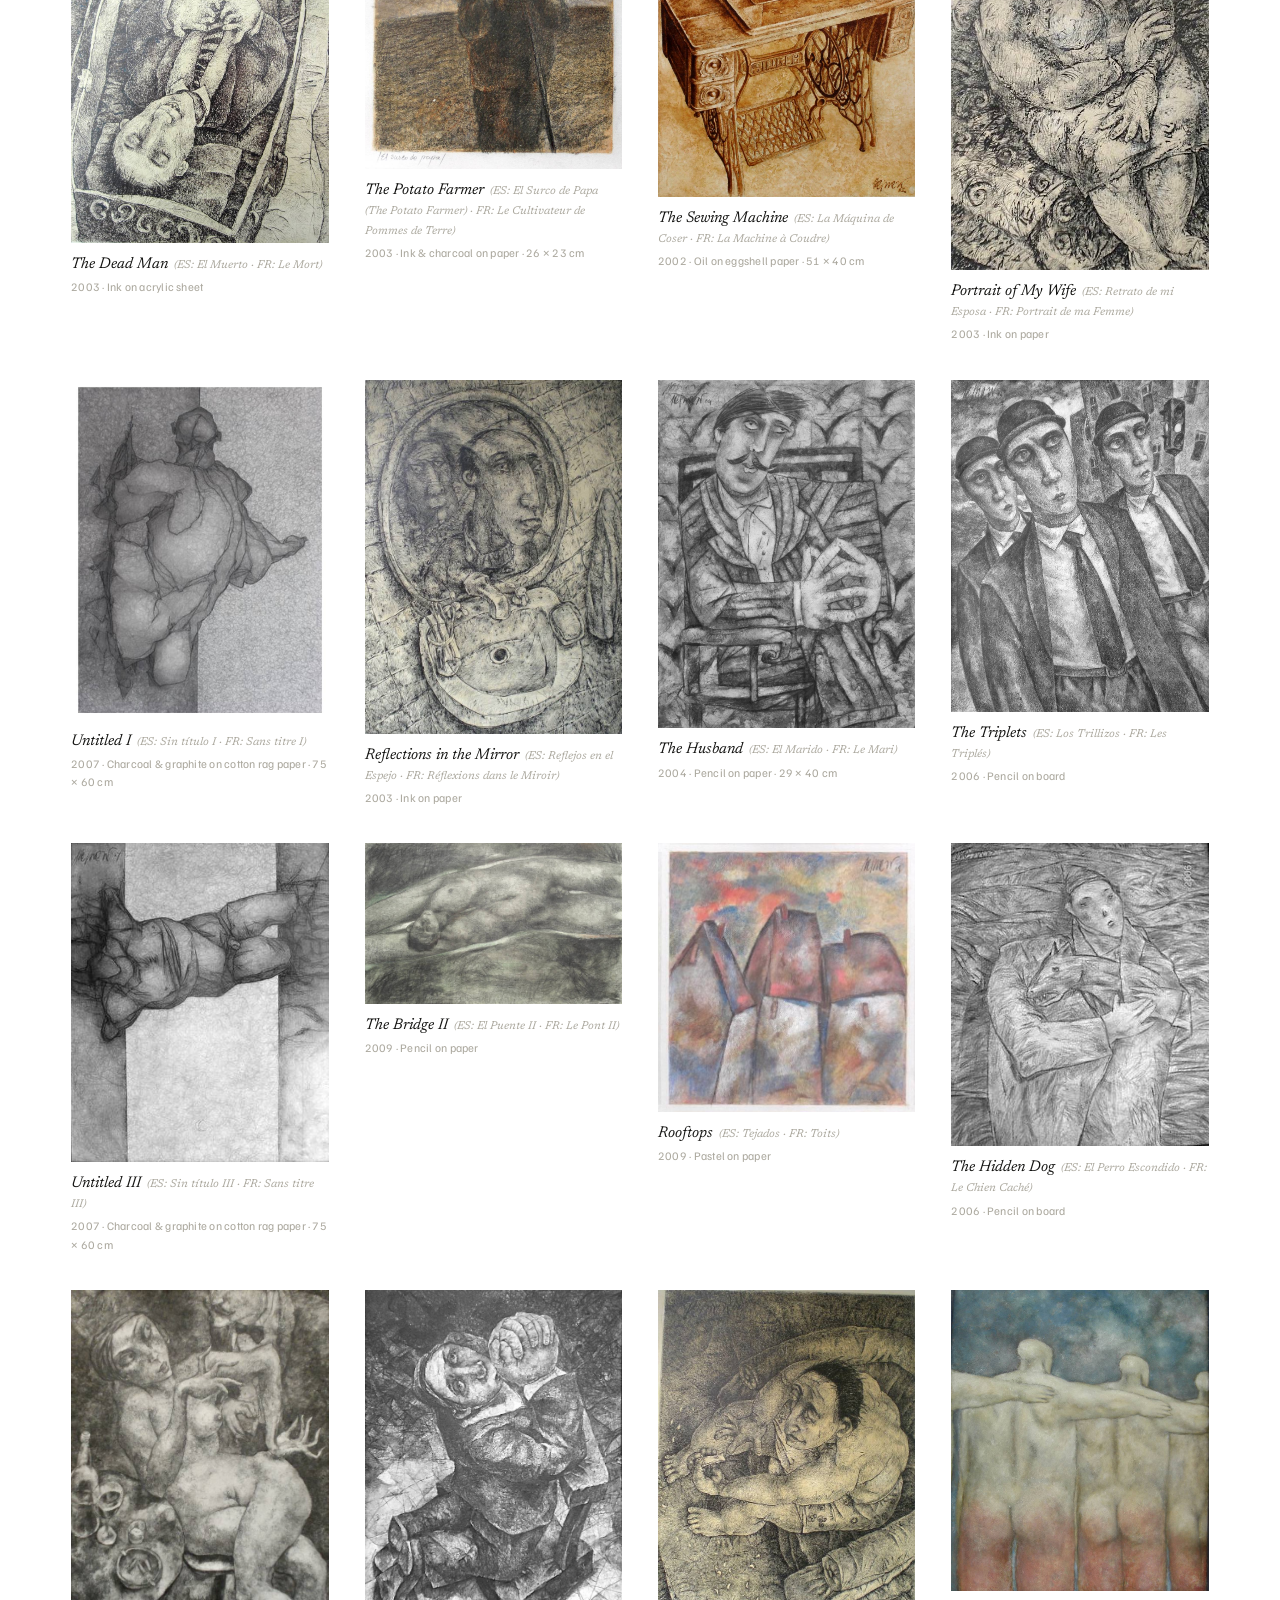
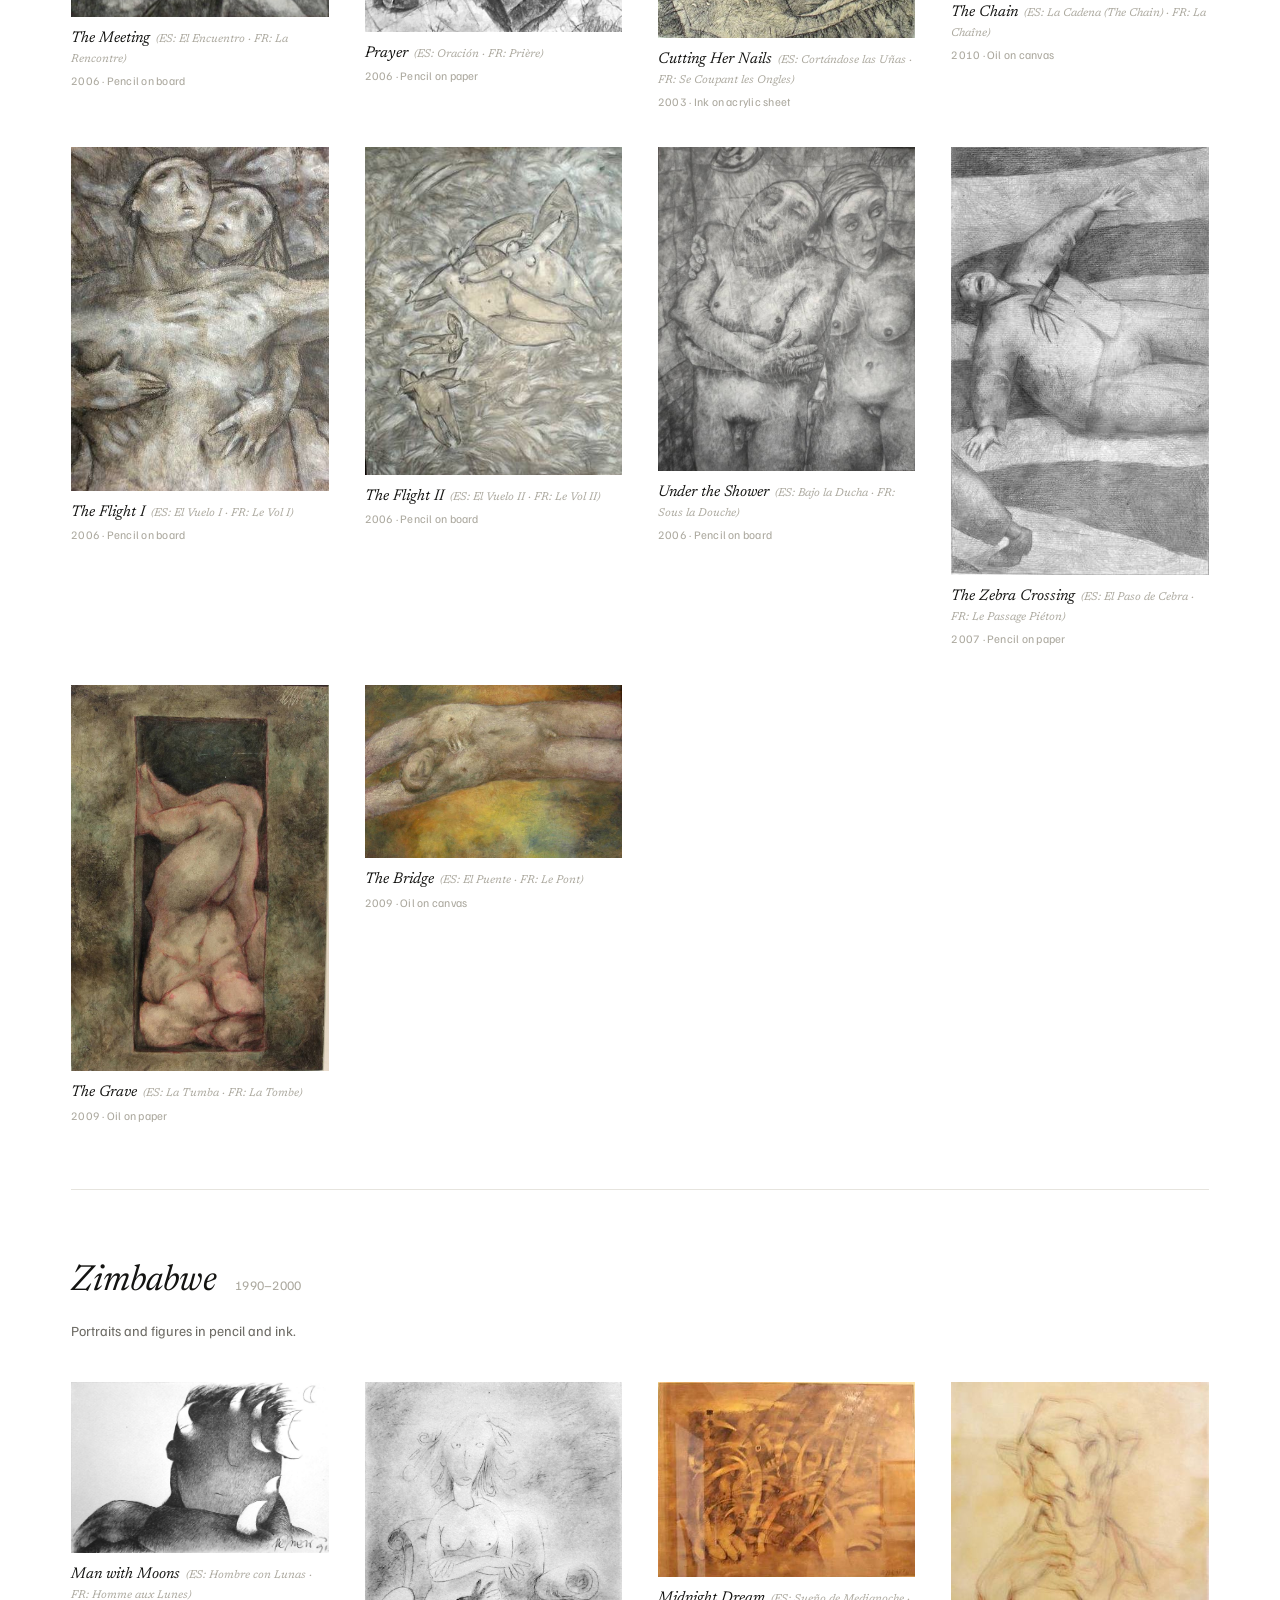
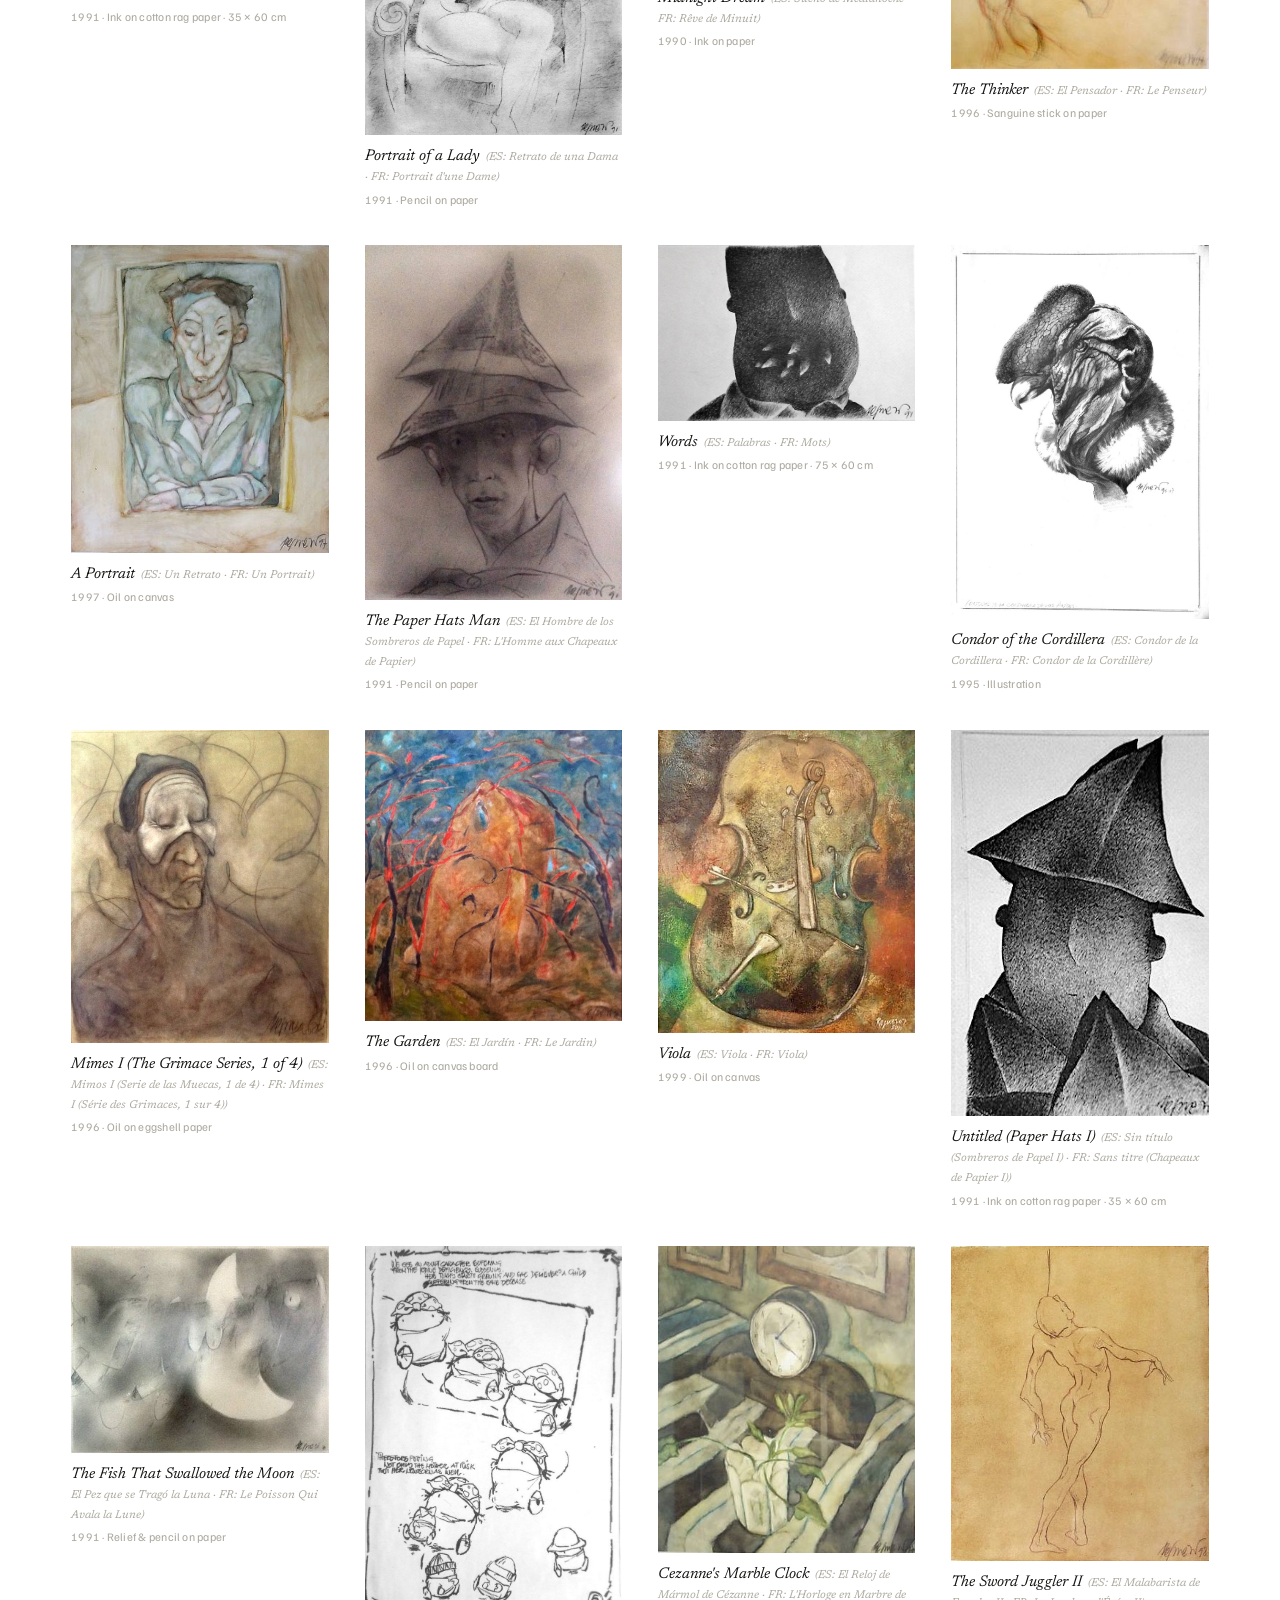
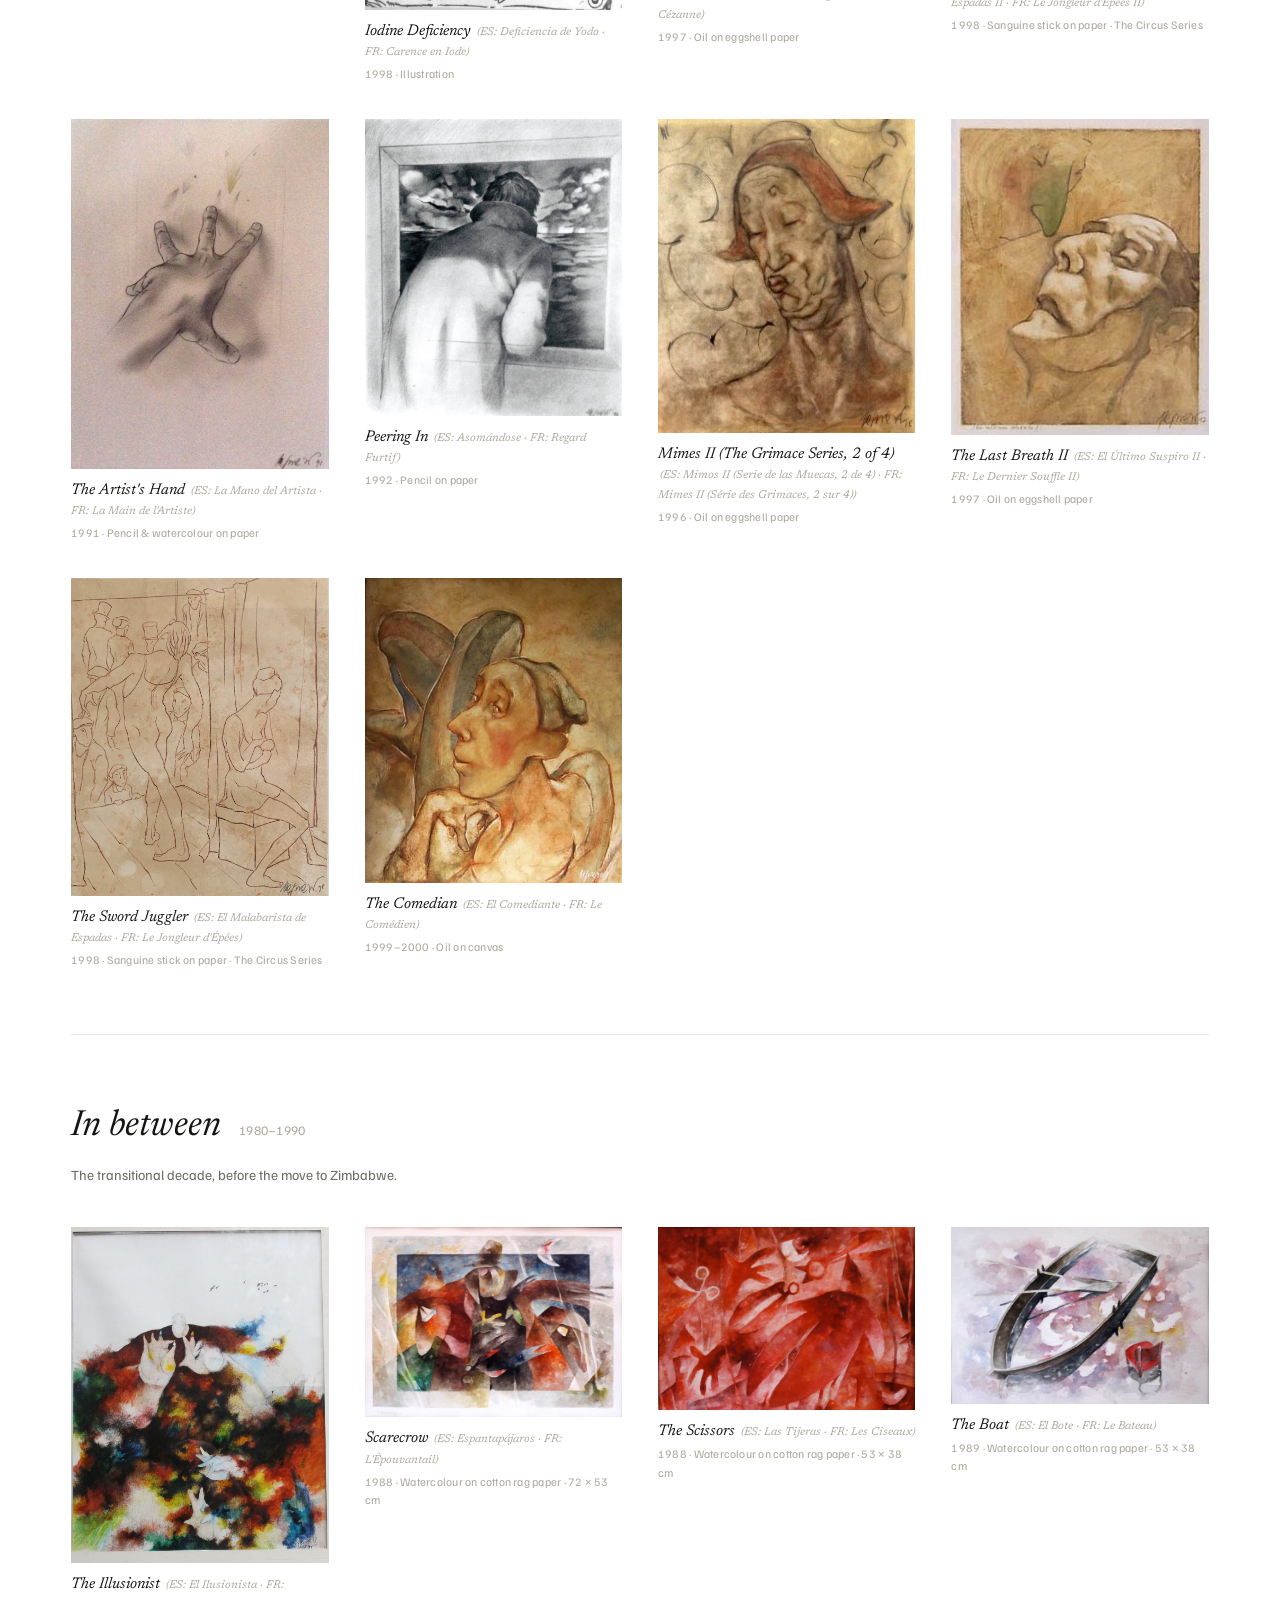
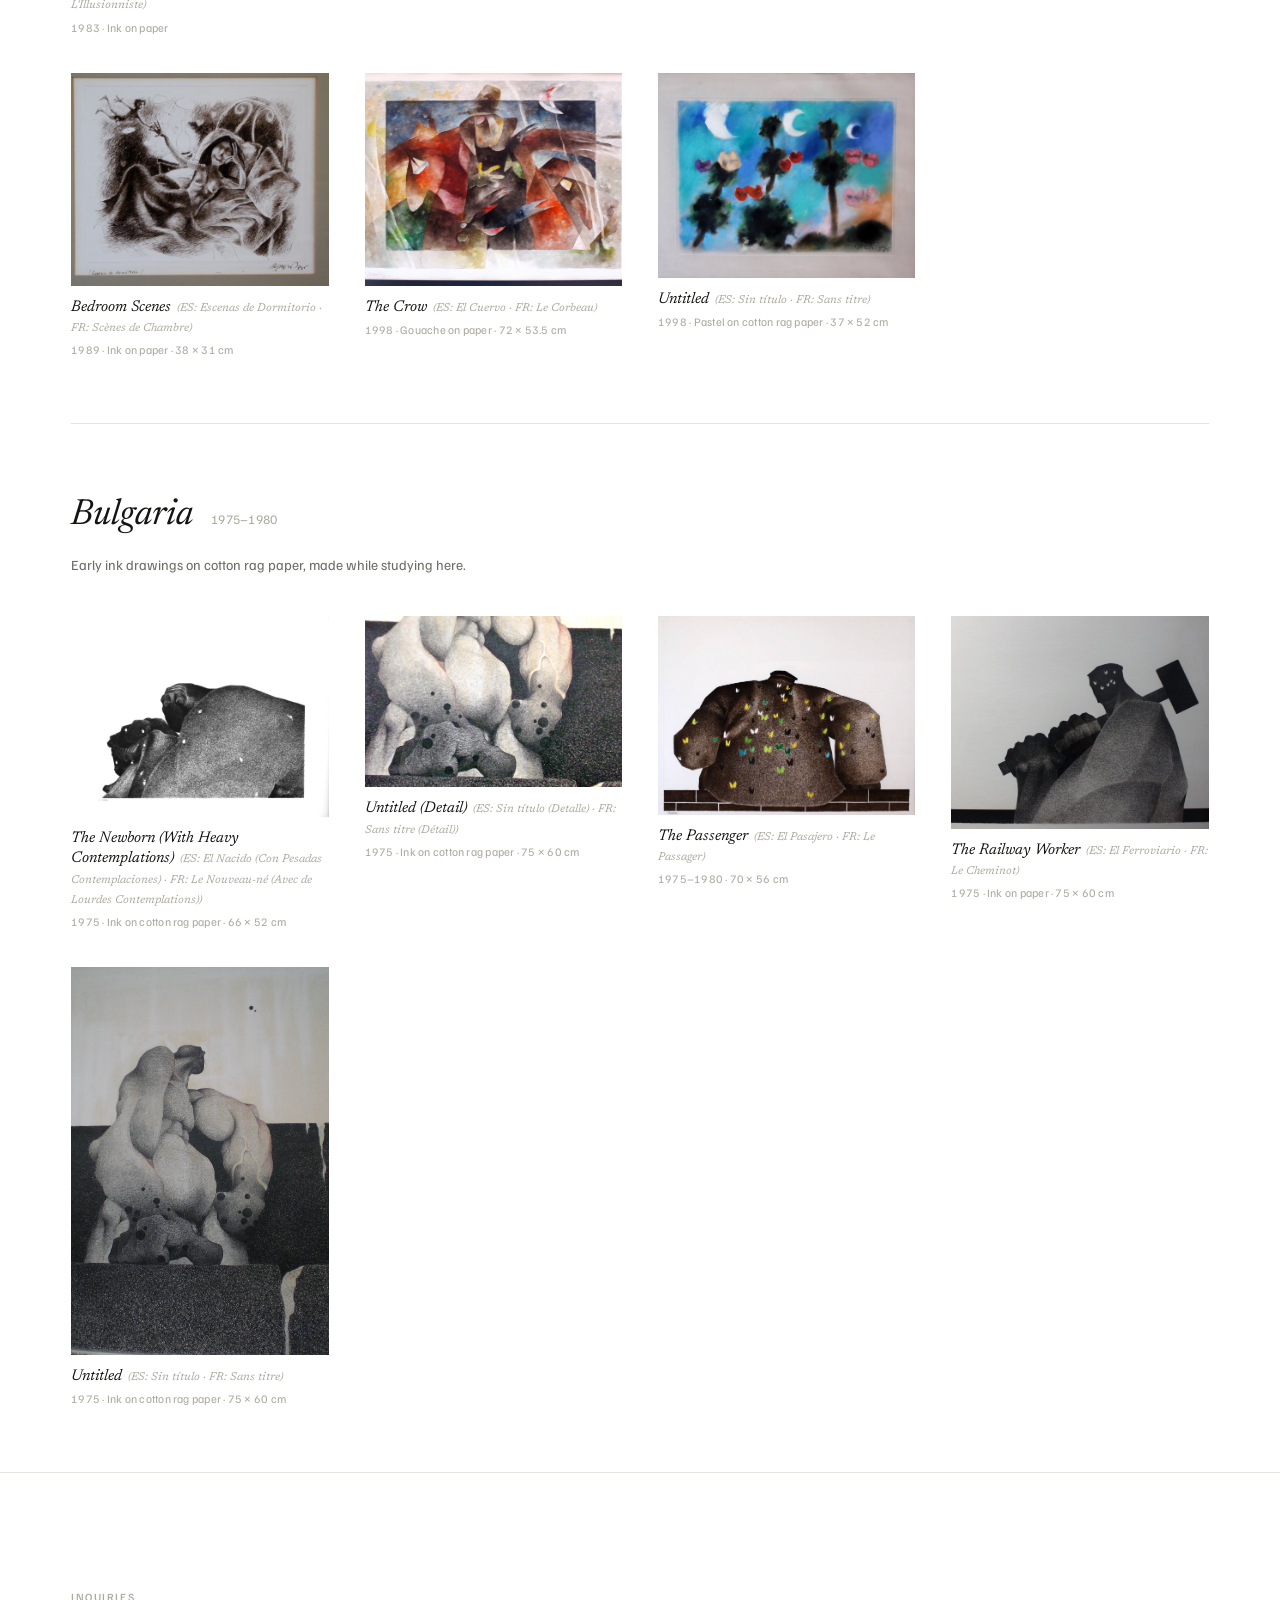
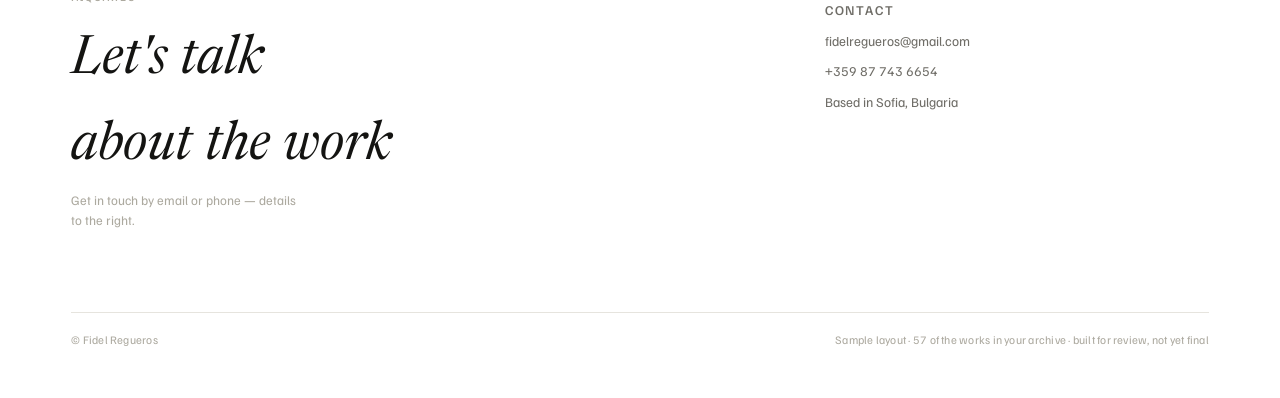
<file: work.html>
<!doctype html>
<html lang="en">
<head>
<meta charset="utf-8">
<meta name="viewport" content="width=device-width, initial-scale=1">
<title>Work — Fidel Regueros</title>
<meta name="description" content="Work by period, most recent first — South Africa, Colombia, Zimbabwe, the in-between years and Bulgaria.">
<link rel="stylesheet" href="style.css">
</head>
<body>
<div class="sample-bar">Sample layout &mdash; <strong>57 works</strong> pulled from your archive to show the scope. Not the final site or copy.</div>
<nav id="siteNav">
  <a class="wordmark" href="index.html">Fidel Regueros</a>
  <ul class="navlinks">
    <li><a href="work.html" class="active">Work</a></li>
    <li><a href="about.html">Biography</a></li>
    <li><a href="cv.html">CV</a></li>
    <li><a href="contact.html">Contact</a></li>
  </ul>
</nav>
<section id="journey" class="wrap">
  <div class="journey-head">
    <h2>Three continents, five decades</h2>
  </div>

  <div class="period">
    <div class="period-head">
      <h3>Bulgaria</h3>
      <span class="period-years">2024&ndash;2026</span>
    </div>
    <p class="period-note">Recent work made in Bulgaria &mdash; torn, layered and reassembled paper studies alongside recent drawings. Click any piece, or use Inquire, to ask about it by name.</p>
    <div class="grid">
      <figure class="work">
        <a class="work-link" href="mailto:fidelregueros@gmail.com?subject=The%20Bride%20Inquiry" aria-label="Inquire about The Bride">
          <div class="imgbox"><img src="images/new_bride.jpg" width="901" height="1200" alt="The Bride, ink on paper"></div>
        </a>
        <figcaption>
          <div class="work-title">The Bride <span class="work-trans-inline">(ES: La Novia &middot; FR: La Mariée)</span></div>
          <div class="work-meta">Ink on paper</div>
          <a class="work-cta" href="mailto:fidelregueros@gmail.com?subject=The%20Bride%20Inquiry">Inquire</a>
        </figcaption>
      </figure>
      <figure class="work">
        <a class="work-link" href="mailto:fidelregueros@gmail.com?subject=Guitar%20Study%20Inquiry" aria-label="Inquire about Guitar Study">
          <div class="imgbox"><img src="images/new_guitar.jpg" width="1124" height="1200" alt="Guitar Study, mixed media on paper"></div>
        </a>
        <figcaption>
          <div class="work-title">Guitar Study <span class="work-trans-inline">(ES: Estudio de Guitarra &middot; FR: Étude de Guitare)</span></div>
          <div class="work-meta">Pencil, charcoal &amp; gouache on paper</div>
          <a class="work-cta" href="mailto:fidelregueros@gmail.com?subject=Guitar%20Study%20Inquiry">Inquire</a>
        </figcaption>
      </figure>
      <figure class="work">
        <a class="work-link" href="mailto:fidelregueros@gmail.com?subject=Instruments%20Inquiry" aria-label="Inquire about Instruments">
          <div class="imgbox"><img src="images/new_instruments.jpg" width="1129" height="1200" alt="Instruments, mixed media on canvas"></div>
        </a>
        <figcaption>
          <div class="work-title">Instruments <span class="work-trans-inline">(ES: Instrumentos &middot; FR: Instruments)</span></div>
          <div class="work-meta">Pencil, charcoal &amp; gouache on canvas</div>
          <a class="work-cta" href="mailto:fidelregueros@gmail.com?subject=Instruments%20Inquiry">Inquire</a>
        </figcaption>
      </figure>
      <figure class="work">
        <a class="work-link" href="mailto:fidelregueros@gmail.com?subject=Rooftop%20Fragments%20Inquiry" aria-label="Inquire about Rooftop Fragments">
          <div class="imgbox"><img src="images/new_rooftops.jpg" width="1200" height="1103" alt="Rooftop Fragments, mixed media on paper"></div>
        </a>
        <figcaption>
          <div class="work-title">Rooftop Fragments <span class="work-trans-inline">(ES: Fragmentos de Tejados &middot; FR: Fragments de Toits)</span></div>
          <div class="work-meta">Pencil, watercolour &amp; gouache on paper</div>
          <a class="work-cta" href="mailto:fidelregueros@gmail.com?subject=Rooftop%20Fragments%20Inquiry">Inquire</a>
        </figcaption>
      </figure>
      <figure class="work">
        <a class="work-link" href="mailto:fidelregueros@gmail.com?subject=The%20Jugglers%20Inquiry" aria-label="Inquire about The Jugglers">
          <div class="imgbox"><img src="images/new_juggler.jpg" width="1110" height="1200" alt="The Jugglers, mixed media on paper"></div>
        </a>
        <figcaption>
          <div class="work-title">The Jugglers <span class="work-trans-inline">(ES: Los Malabaristas &middot; FR: Les Jongleurs)</span></div>
          <div class="work-meta">Charcoal, pencil &amp; watercolour on paper</div>
          <a class="work-cta" href="mailto:fidelregueros@gmail.com?subject=The%20Jugglers%20Inquiry">Inquire</a>
        </figcaption>
      </figure>
      <figure class="work">
        <a class="work-link" href="mailto:fidelregueros@gmail.com?subject=Flowers%20on%20a%20Window%20Sill%20Inquiry" aria-label="Inquire about Flowers on a Window Sill">
          <div class="imgbox"><img src="images/new_flowers_windowsill.jpg" width="1184" height="1200" alt="Flowers on a Window Sill, mixed media on paper"></div>
        </a>
        <figcaption>
          <div class="work-title">Flowers on a Window Sill <span class="work-trans-inline">(ES: Flores en el Alféizar &middot; FR: Fleurs sur le Rebord de la Fenêtre)</span></div>
          <div class="work-meta">Oil, pencil &amp; charcoal on paper</div>
          <a class="work-cta" href="mailto:fidelregueros@gmail.com?subject=Flowers%20on%20a%20Window%20Sill%20Inquiry">Inquire</a>
        </figcaption>
      </figure>
      <figure class="work">
        <a class="work-link" href="mailto:fidelregueros@gmail.com?subject=Still%20Life%20with%20Calla%20Lilies%20Inquiry" aria-label="Inquire about Still Life with Calla Lilies">
          <div class="imgbox"><img src="images/new_stilllife_flowers1.jpg" width="745" height="1200" alt="Still Life with Calla Lilies, oil and pastel on paper"></div>
        </a>
        <figcaption>
          <div class="work-title">Still Life with Calla Lilies <span class="work-trans-inline">(ES: Naturaleza Muerta con Calas &middot; FR: Nature Morte aux Arums)</span></div>
          <div class="work-meta">Oil &amp; pastel on paper</div>
          <a class="work-cta" href="mailto:fidelregueros@gmail.com?subject=Still%20Life%20with%20Calla%20Lilies%20Inquiry">Inquire</a>
        </figcaption>
      </figure>
      <figure class="work">
        <a class="work-link" href="mailto:fidelregueros@gmail.com?subject=Family%20Portraits%20Inquiry" aria-label="Inquire about Family Portraits">
          <div class="imgbox"><img src="images/new_family_portraits.jpg" width="969" height="1200" alt="Family Portraits, oil and pastel on paper"></div>
        </a>
        <figcaption>
          <div class="work-title">Family Portraits <span class="work-trans-inline">(ES: Retratos Familiares &middot; FR: Portraits de Famille)</span></div>
          <div class="work-meta">Oil &amp; pastel on paper</div>
          <a class="work-cta" href="mailto:fidelregueros@gmail.com?subject=Family%20Portraits%20Inquiry">Inquire</a>
        </figcaption>
      </figure>
      <figure class="work">
        <a class="work-link" href="mailto:fidelregueros@gmail.com?subject=Still%20Life%20with%20Fruit%20and%20Teapot%20Inquiry" aria-label="Inquire about Still Life with Fruit and Teapot">
          <div class="imgbox"><img src="images/new_stilllife_fruit.jpg" width="800" height="1200" alt="Still Life with Fruit and Teapot, charcoal and pastel on paper"></div>
        </a>
        <figcaption>
          <div class="work-title">Still Life with Fruit and Teapot <span class="work-trans-inline">(ES: Naturaleza Muerta con Fruta y Tetera &middot; FR: Nature Morte avec Fruits et Théière)</span></div>
          <div class="work-meta">Charcoal &amp; pastel on paper</div>
          <a class="work-cta" href="mailto:fidelregueros@gmail.com?subject=Still%20Life%20with%20Fruit%20and%20Teapot%20Inquiry">Inquire</a>
        </figcaption>
      </figure>
      <figure class="work">
        <a class="work-link" href="mailto:fidelregueros@gmail.com?subject=Green%20Chair%20with%20Ashtray%20Inquiry" aria-label="Inquire about Green Chair with Ashtray">
          <div class="imgbox"><img src="images/new_green_chair_ashtray.jpg" width="900" height="1200" alt="Green Chair with Ashtray, oil pastel on paper"></div>
        </a>
        <figcaption>
          <div class="work-title">Green Chair with Ashtray <span class="work-trans-inline">(ES: Silla Verde con Cenicero &middot; FR: Chaise Verte avec Cendrier)</span></div>
          <div class="work-meta">Oil pastel on paper</div>
          <a class="work-cta" href="mailto:fidelregueros@gmail.com?subject=Green%20Chair%20with%20Ashtray%20Inquiry">Inquire</a>
        </figcaption>
      </figure>
      <figure class="work">
        <a class="work-link" href="mailto:fidelregueros@gmail.com?subject=Green%20Chair%20Inquiry" aria-label="Inquire about Green Chair">
          <div class="imgbox"><img src="images/new_green_chair.jpg" width="999" height="1174" alt="Green Chair, oil pastel on paper"></div>
        </a>
        <figcaption>
          <div class="work-title">Green Chair <span class="work-trans-inline">(ES: Silla Verde &middot; FR: Chaise Verte)</span></div>
          <div class="work-meta">Oil pastel on paper</div>
          <a class="work-cta" href="mailto:fidelregueros@gmail.com?subject=Green%20Chair%20Inquiry">Inquire</a>
        </figcaption>
      </figure>
    </div>
  </div>

  <div class="period">
    <div class="period-head">
      <h3>South Africa</h3>
      <span class="period-years">2010&ndash;2019</span>
    </div>
    <p class="period-note">Oil painting and mixed media, Johannesburg &mdash; before a return to Bulgaria.</p>
    <div class="grid">
      <figure class="work">
        <div class="imgbox"><img src="images/sa_flight.jpg" width="917" height="1200" alt="Internal Flight (Vuelo Interno), ink and pencil on acrylic sheet, 2011"></div>
        <figcaption>
          <div class="work-title">Internal Flight <span class="work-trans-inline">(ES: Internal Flight (Vuelo Interno) &middot; FR: Vol Intérieur)</span></div>
          <div class="work-meta">2011 &middot; Ink &amp; pencil on acrylic sheet &middot; 75 &times; 60 cm</div>
          </figcaption>
      </figure>
      <figure class="work">
        <div class="imgbox"><img src="images/sa_intersection.jpg" width="1200" height="1188" alt="Intersection I, acrylic and ink on canvas, 2011"></div>
        <figcaption>
          <div class="work-title">Intersection I <span class="work-trans-inline">(ES: Intersección I &middot; FR: Intersection I)</span></div>
          <div class="work-meta">2011 &middot; Acrylic &amp; ink on canvas &middot; 18 &times; 18 cm</div>
          </figcaption>
      </figure>
      <figure class="work">
        <div class="imgbox"><img src="images/sa_bite.jpg" width="1200" height="913" alt="The Bite I (El Mordisco I), ink, acrylic and pencil, 2011"></div>
        <figcaption>
          <div class="work-title">The Bite I <span class="work-trans-inline">(ES: The Bite I (El Mordisco I) &middot; FR: La Morsure I)</span></div>
          <div class="work-meta">2011 &middot; Ink, acrylic &amp; pencil on acrylic sheet &middot; 75 &times; 60 cm</div>
          </figcaption>
      </figure>
      <figure class="work">
        <div class="imgbox"><img src="images/sa_forest.jpg" width="948" height="1200" alt="Forest, oil on canvas, 2017"></div>
        <figcaption>
          <div class="work-title">Forest <span class="work-trans-inline">(ES: Bosque &middot; FR: Forêt)</span></div>
          <div class="work-meta">2017 &middot; Oil on canvas &middot; 36 &times; 45 cm</div>
          </figcaption>
      </figure>
      <figure class="work">
        <div class="imgbox"><img src="images/sa_shoes.jpg" width="1200" height="952" alt="Andrew's Shoes, pencil on paper, 2011"></div>
        <figcaption>
          <div class="work-title">Andrew's Shoes <span class="work-trans-inline">(ES: Los Zapatos de Andrew &middot; FR: Les Chaussures d'Andrew)</span></div>
          <div class="work-meta">2011 &middot; Pencil on paper</div>
          </figcaption>
      </figure>
      <figure class="work">
        <div class="imgbox"><img src="images/sa_passage.jpg" width="1200" height="917" alt="Passage II (Pasaje II), ink and pencil on acrylic sheet, 2011"></div>
        <figcaption>
          <div class="work-title">Passage II <span class="work-trans-inline">(ES: Passage II (Pasaje II) &middot; FR: Passage II)</span></div>
          <div class="work-meta">2011 &middot; Ink &amp; pencil on acrylic sheet &middot; 75 &times; 60 cm</div>
          </figcaption>
      </figure>
      <figure class="work">
        <div class="imgbox"><img src="images/sa_wings.jpg" width="1200" height="1186" alt="Two Wings, pencil and acrylic on MDF board, 2011"></div>
        <figcaption>
          <div class="work-title">Two Wings <span class="work-trans-inline">(ES: Dos Alas &middot; FR: Deux Ailes)</span></div>
          <div class="work-meta">2011 &middot; Pencil &amp; acrylic on MDF board &middot; 18 &times; 18 cm</div>
          </figcaption>
      </figure>
      <figure class="work">
        <div class="imgbox"><img src="images/sa_staircase.jpg" width="1197" height="1200" alt="The Staircase Dream, pencil and acrylic on MDF board, 2011"></div>
        <figcaption>
          <div class="work-title">The Staircase Dream <span class="work-trans-inline">(ES: El Sueño de la Escalera &middot; FR: Le Rêve de l'Escalier)</span></div>
          <div class="work-meta">2011 &middot; Pencil &amp; acrylic on MDF board &middot; 18 &times; 18 cm</div>
          </figcaption>
      </figure>
    
      <figure class="work">
        <div class="imgbox"><img src="images/sa_adam.jpg" width="1167" height="1200" alt="Adam, oil on MDF board, 2011"></div>
        <figcaption>
          <div class="work-title">Adam <span class="work-trans-inline">(ES: Adán &middot; FR: Adam)</span></div>
          <div class="work-meta">2011 &middot; Oil on MDF board &middot; 18 &times; 18 cm</div>
          </figcaption>
      </figure>
      <figure class="work">
        <div class="imgbox"><img src="images/sa_eve.jpg" width="1200" height="1190" alt="Eve, oil on MDF board, 2011"></div>
        <figcaption>
          <div class="work-title">Eve <span class="work-trans-inline">(ES: Eva &middot; FR: Ève)</span></div>
          <div class="work-meta">2011 &middot; Oil on MDF board &middot; 18 &times; 18 cm</div>
          </figcaption>
      </figure>
      <figure class="work">
        <div class="imgbox"><img src="images/sa_holding.jpg" width="1200" height="1197" alt="Holding the Hole, oil and pencil on MDF board, 2011"></div>
        <figcaption>
          <div class="work-title">Holding the Hole <span class="work-trans-inline">(ES: Sosteniendo el Agujero &middot; FR: Tenant le Trou)</span></div>
          <div class="work-meta">2011 &middot; Oil &amp; pencil on MDF board</div>
          </figcaption>
      </figure>
      <figure class="work">
        <div class="imgbox"><img src="images/sa_falling3.jpg" width="948" height="1200" alt="Falling III, acrylics and oil on cotton rag paper, 2018"></div>
        <figcaption>
          <div class="work-title">Falling III <span class="work-trans-inline">(ES: Cayendo III &middot; FR: Chute III)</span></div>
          <div class="work-meta">2018 &middot; Acrylics &amp; oil on cotton rag paper</div>
          </figcaption>
      </figure>
      <figure class="work">
        <div class="imgbox"><img src="images/sa_whistle.jpg" width="1200" height="814" alt="The Whistle, pencil on cotton rag paper, 2018"></div>
        <figcaption>
          <div class="work-title">The Whistle <span class="work-trans-inline">(ES: El Silbato &middot; FR: Le Sifflet)</span></div>
          <div class="work-meta">2018 &middot; Pencil on cotton rag paper</div>
          </figcaption>
      </figure>
      <figure class="work">
        <div class="imgbox"><img src="images/sa_winged.jpg" width="1200" height="619" alt="Winged, pencil and acrylic on canvas board, 2011"></div>
        <figcaption>
          <div class="work-title">Winged <span class="work-trans-inline">(ES: Alado &middot; FR: Ailé)</span></div>
          <div class="work-meta">2011 &middot; Pencil &amp; acrylic on canvas board</div>
          </figcaption>
      </figure>
      <figure class="work">
        <div class="imgbox"><img src="images/sa_partizan.jpg" width="823" height="1200" alt="Partizan, pencil on paper, 2017"></div>
        <figcaption>
          <div class="work-title">Partizan <span class="work-trans-inline">(ES: Partisano &middot; FR: Partizan)</span></div>
          <div class="work-meta">2017 &middot; Pencil on paper</div>
          </figcaption>
      </figure>
    
      <figure class="work">
        <div class="imgbox"><img src="images/sa_face2.jpg" width="1200" height="1183" alt="Face II, pencil, ink and acrylic on MDF board, 2011"></div>
        <figcaption>
          <div class="work-title">Face II <span class="work-trans-inline">(ES: Rostro II &middot; FR: Visage II)</span></div>
          <div class="work-meta">2011 &middot; Pencil, ink &amp; acrylic on MDF board</div>
          </figcaption>
      </figure>
      <figure class="work">
        <div class="imgbox"><img src="images/sa_scissors1.jpg" width="1192" height="1200" alt="Scissors I, pencil and acrylic on MDF board, 2011"></div>
        <figcaption>
          <div class="work-title">Scissors I <span class="work-trans-inline">(ES: Tijeras I &middot; FR: Ciseaux I)</span></div>
          <div class="work-meta">2011 &middot; Pencil &amp; acrylic on MDF board</div>
          </figcaption>
      </figure>
      <figure class="work">
        <div class="imgbox"><img src="images/sa_bite2.jpg" width="1200" height="915" alt="The Bite II, ink and pencil on acrylic sheet, 2011"></div>
        <figcaption>
          <div class="work-title">The Bite II <span class="work-trans-inline">(ES: El Mordisco II &middot; FR: La Morsure II)</span></div>
          <div class="work-meta">2011 &middot; Ink &amp; pencil on acrylic sheet</div>
          </figcaption>
      </figure>
      <figure class="work">
        <div class="imgbox"><img src="images/sa_manscissors.jpg" width="1047" height="1200" alt="Man with Scissors, 2017"></div>
        <figcaption>
          <div class="work-title">Man with Scissors <span class="work-trans-inline">(ES: Hombre con Tijeras &middot; FR: Homme aux Ciseaux)</span></div>
          <div class="work-meta">2017</div>
          </figcaption>
      </figure>
      <figure class="work">
        <div class="imgbox"><img src="images/sa_fire1.jpg" width="949" height="1200" alt="Fire I, acrylic on canvas"></div>
        <figcaption>
          <div class="work-title">Fire I <span class="work-trans-inline">(ES: Fuego I &middot; FR: Feu I)</span></div>
          <div class="work-meta">Acrylic on canvas</div>
          </figcaption>
      </figure>
      <figure class="work">
        <div class="imgbox"><img src="images/sa_falling.jpg" width="785" height="1200" alt="Falling, pencil on cotton rag paper, 2018"></div>
        <figcaption>
          <div class="work-title">Falling <span class="work-trans-inline">(ES: Cayendo &middot; FR: Chute)</span></div>
          <div class="work-meta">2018 &middot; Pencil on cotton rag paper</div>
          </figcaption>
      </figure>
    </div>
    <div class="seasons-block">
      <div class="seasons-label">The Seasons &mdash; 2017, oil on canvas</div>
      <div class="seasons-grid">
        <figure>
          <div class="imgbox"><img src="images/sa_autumn.jpg" width="445" height="336" alt="Autumn, oil on canvas, 2017"></div>
          <figcaption>Autumn <span class="cap-trans">FR: Automne</span></figcaption>
        </figure>
        <figure>
          <div class="imgbox"><img src="images/sa_spring.jpg" width="438" height="324" alt="Spring, oil on canvas, 2017"></div>
          <figcaption>Spring <span class="cap-trans">FR: Printemps</span></figcaption>
        </figure>
        <figure>
          <div class="imgbox"><img src="images/sa_summer.jpg" width="443" height="328" alt="Summer, oil on canvas, 2017"></div>
          <figcaption>Summer <span class="cap-trans">FR: Été</span></figcaption>
        </figure>
        <figure>
          <div class="imgbox"><img src="images/sa_winter.jpg" width="458" height="336" alt="Winter, oil on canvas, 2017"></div>
          <figcaption>Winter <span class="cap-trans">FR: Hiver</span></figcaption>
        </figure>
      </div>
    </div>
    <div class="seasons-block">
      <div class="seasons-label">Animal studies &mdash; 2017, ink &amp; pencil on acrylic sheet</div>
      <div class="seasons-grid">
        <figure>
          <div class="imgbox"><img src="images/sa_lion.jpg" width="1041" height="1200" alt="Lion, animal studies, 2017"></div>
          <figcaption>sa_lion Lion</figcaption>
        </figure>
        <figure>
          <div class="imgbox"><img src="images/sa_lioness.jpg" width="794" height="1200" alt="Lioness, animal studies, 2017"></div>
          <figcaption>Lioness <span class="cap-trans">FR: Lionne</span></figcaption>
        </figure>
        <figure>
          <div class="imgbox"><img src="images/sa_rhino.jpg" width="869" height="1200" alt="Rhino, animal studies, 2017"></div>
          <figcaption>Rhino <span class="cap-trans">FR: Rhinocéros</span></figcaption>
        </figure>
        <figure>
          <div class="imgbox"><img src="images/sa_warthog.jpg" width="904" height="1200" alt="Warthog, animal studies, 2017"></div>
          <figcaption>Warthog <span class="cap-trans">FR: Phacochère</span></figcaption>
        </figure>
        <figure>
          <div class="imgbox"><img src="images/sa_owl.jpg" width="912" height="1200" alt="Owl, animal studies, 2017"></div>
          <figcaption>Owl <span class="cap-trans">FR: Hibou</span></figcaption>
        </figure>
      </div>
    </div>
  </div>

  <div class="period">
    <div class="period-head">
      <h3>Colombia</h3>
      <span class="period-years">2000&ndash;2010</span>
    </div>
    <p class="period-note">Ink on acrylic sheet; scenes of everyday labour.</p>
    <div class="grid">
      <figure class="work">
        <div class="imgbox"><img src="images/colombia_1.jpg" width="825" height="1200" alt="El Muerto, ink on acrylic sheet, 2003"></div>
        <figcaption>
          <div class="work-title">The Dead Man <span class="work-trans-inline">(ES: El Muerto &middot; FR: Le Mort)</span></div>
          <div class="work-meta">2003 &middot; Ink on acrylic sheet</div>
          </figcaption>
      </figure>
      <figure class="work">
        <div class="imgbox"><img src="images/colombia_2.jpg" width="1028" height="1200" alt="El Surco de Papa (The Potato Farmer), ink and charcoal, 2003"></div>
        <figcaption>
          <div class="work-title">The Potato Farmer <span class="work-trans-inline">(ES: El Surco de Papa (The Potato Farmer) &middot; FR: Le Cultivateur de Pommes de Terre)</span></div>
          <div class="work-meta">2003 &middot; Ink &amp; charcoal on paper &middot; 26 &times; 23 cm</div>
          </figcaption>
      </figure>
      <figure class="work">
        <div class="imgbox"><img src="images/colombia_3.jpg" width="941" height="1200" alt="The Sewing Machine, oil on eggshell paper, 2002"></div>
        <figcaption>
          <div class="work-title">The Sewing Machine <span class="work-trans-inline">(ES: La Máquina de Coser &middot; FR: La Machine à Coudre)</span></div>
          <div class="work-meta">2002 &middot; Oil on eggshell paper &middot; 51 &times; 40 cm</div>
          </figcaption>
      </figure>
      <figure class="work">
        <div class="imgbox"><img src="images/colombia_4.jpg" width="465" height="726" alt="Portrait of My Wife, ink on paper, 2003"></div>
        <figcaption>
          <div class="work-title">Portrait of My Wife <span class="work-trans-inline">(ES: Retrato de mi Esposa &middot; FR: Portrait de ma Femme)</span></div>
          <div class="work-meta">2003 &middot; Ink on paper</div>
          </figcaption>
      </figure>
      <figure class="work">
        <div class="imgbox"><img src="images/colombia_5.jpg" width="909" height="1200" alt="Untitled I, charcoal and graphite, 2007"></div>
        <figcaption>
          <div class="work-title">Untitled I <span class="work-trans-inline">(ES: Sin título I &middot; FR: Sans titre I)</span></div>
          <div class="work-meta">2007 &middot; Charcoal &amp; graphite on cotton rag paper &middot; 75 &times; 60 cm</div>
          </figcaption>
      </figure>
      <figure class="work">
        <div class="imgbox"><img src="images/colombia_6.jpg" width="636" height="874" alt="Reflections in the Mirror, ink on paper, 2003"></div>
        <figcaption>
          <div class="work-title">Reflections in the Mirror <span class="work-trans-inline">(ES: Reflejos en el Espejo &middot; FR: Réflexions dans le Miroir)</span></div>
          <div class="work-meta">2003 &middot; Ink on paper</div>
          </figcaption>
      </figure>
      <figure class="work">
        <div class="imgbox"><img src="images/colombia_7.jpg" width="886" height="1200" alt="El Marido, pencil on paper, 2004"></div>
        <figcaption>
          <div class="work-title">The Husband <span class="work-trans-inline">(ES: El Marido &middot; FR: Le Mari)</span></div>
          <div class="work-meta">2004 &middot; Pencil on paper &middot; 29 &times; 40 cm</div>
          </figcaption>
      </figure>
      <figure class="work">
        <div class="imgbox"><img src="images/colombia_8.jpg" width="931" height="1200" alt="The Triplets, pencil on board, 2006"></div>
        <figcaption>
          <div class="work-title">The Triplets <span class="work-trans-inline">(ES: Los Trillizos &middot; FR: Les Triplés)</span></div>
          <div class="work-meta">2006 &middot; Pencil on board</div>
          </figcaption>
      </figure>
      <figure class="work">
        <div class="imgbox"><img src="images/colombia_9.jpg" width="352" height="436" alt="Untitled III, charcoal and graphite, 2007"></div>
        <figcaption>
          <div class="work-title">Untitled III <span class="work-trans-inline">(ES: Sin título III &middot; FR: Sans titre III)</span></div>
          <div class="work-meta">2007 &middot; Charcoal &amp; graphite on cotton rag paper &middot; 75 &times; 60 cm</div>
          </figcaption>
      </figure>
      <figure class="work">
        <div class="imgbox"><img src="images/colombia_10.jpg" width="1200" height="750" alt="The Bridge II, pencil on paper, 2009"></div>
        <figcaption>
          <div class="work-title">The Bridge II <span class="work-trans-inline">(ES: El Puente II &middot; FR: Le Pont II)</span></div>
          <div class="work-meta">2009 &middot; Pencil on paper</div>
          </figcaption>
      </figure>
    
      <figure class="work">
        <div class="imgbox"><img src="images/colombia_11.jpg" width="521" height="544" alt="Rooftops, pastel on paper, 2009"></div>
        <figcaption>
          <div class="work-title">Rooftops <span class="work-trans-inline">(ES: Tejados &middot; FR: Toits)</span></div>
          <div class="work-meta">2009 &middot; Pastel on paper</div>
          </figcaption>
      </figure>
      <figure class="work">
        <div class="imgbox"><img src="images/colombia_12.jpg" width="349" height="411" alt="The Hidden Dog, pencil on board, 2006"></div>
        <figcaption>
          <div class="work-title">The Hidden Dog <span class="work-trans-inline">(ES: El Perro Escondido &middot; FR: Le Chien Caché)</span></div>
          <div class="work-meta">2006 &middot; Pencil on board</div>
          </figcaption>
      </figure>
      <figure class="work">
        <div class="imgbox"><img src="images/colombia_13.jpg" width="597" height="757" alt="The Meeting, pencil on board, 2006"></div>
        <figcaption>
          <div class="work-title">The Meeting <span class="work-trans-inline">(ES: El Encuentro &middot; FR: La Rencontre)</span></div>
          <div class="work-meta">2006 &middot; Pencil on board</div>
          </figcaption>
      </figure>
      <figure class="work">
        <div class="imgbox"><img src="images/colombia_14.jpg" width="606" height="805" alt="Prayer, pencil on paper, 2006"></div>
        <figcaption>
          <div class="work-title">Prayer <span class="work-trans-inline">(ES: Oración &middot; FR: Prière)</span></div>
          <div class="work-meta">2006 &middot; Pencil on paper</div>
          </figcaption>
      </figure>
      <figure class="work">
        <div class="imgbox"><img src="images/colombia_15.jpg" width="670" height="905" alt="Cutting Her Nails, ink on acrylic sheet, 2003"></div>
        <figcaption>
          <div class="work-title">Cutting Her Nails <span class="work-trans-inline">(ES: Cortándose las Uñas &middot; FR: Se Coupant les Ongles)</span></div>
          <div class="work-meta">2003 &middot; Ink on acrylic sheet</div>
          </figcaption>
      </figure>
      <figure class="work">
        <div class="imgbox"><img src="images/colombia_16.jpg" width="1027" height="1200" alt="La Cadena (The Chain), oil on canvas, 2010"></div>
        <figcaption>
          <div class="work-title">The Chain <span class="work-trans-inline">(ES: La Cadena (The Chain) &middot; FR: La Chaîne)</span></div>
          <div class="work-meta">2010 &middot; Oil on canvas</div>
          </figcaption>
      </figure>
    
      <figure class="work">
        <div class="imgbox"><img src="images/colombia_17.jpg" width="360" height="480" alt="El Vuelo I (The Flight I), pencil on board, 2006"></div>
        <figcaption>
          <div class="work-title">The Flight I <span class="work-trans-inline">(ES: El Vuelo I &middot; FR: Le Vol I)</span></div>
          <div class="work-meta">2006 &middot; Pencil on board</div>
          </figcaption>
      </figure>
      <figure class="work">
        <div class="imgbox"><img src="images/colombia_18.jpg" width="354" height="450" alt="El Vuelo II (The Flight II), pencil on board, 2006"></div>
        <figcaption>
          <div class="work-title">The Flight II <span class="work-trans-inline">(ES: El Vuelo II &middot; FR: Le Vol II)</span></div>
          <div class="work-meta">2006 &middot; Pencil on board</div>
          </figcaption>
      </figure>
      <figure class="work">
        <div class="imgbox"><img src="images/colombia_19.jpg" width="689" height="865" alt="Under the Shower, pencil on board, 2006"></div>
        <figcaption>
          <div class="work-title">Under the Shower <span class="work-trans-inline">(ES: Bajo la Ducha &middot; FR: Sous la Douche)</span></div>
          <div class="work-meta">2006 &middot; Pencil on board</div>
          </figcaption>
      </figure>
      <figure class="work">
        <div class="imgbox"><img src="images/colombia_20.jpg" width="399" height="663" alt="The Zebra Crossing, pencil on paper, 2007"></div>
        <figcaption>
          <div class="work-title">The Zebra Crossing <span class="work-trans-inline">(ES: El Paso de Cebra &middot; FR: Le Passage Piéton)</span></div>
          <div class="work-meta">2007 &middot; Pencil on paper</div>
          </figcaption>
      </figure>
      <figure class="work">
        <div class="imgbox"><img src="images/colombia_21.jpg" width="799" height="1200" alt="The Grave, oil on paper, 2009"></div>
        <figcaption>
          <div class="work-title">The Grave <span class="work-trans-inline">(ES: La Tumba &middot; FR: La Tombe)</span></div>
          <div class="work-meta">2009 &middot; Oil on paper</div>
          </figcaption>
      </figure>
      <figure class="work">
        <div class="imgbox"><img src="images/colombia_22.jpg" width="792" height="534" alt="The Bridge, oil on canvas, 2009"></div>
        <figcaption>
          <div class="work-title">The Bridge <span class="work-trans-inline">(ES: El Puente &middot; FR: Le Pont)</span></div>
          <div class="work-meta">2009 &middot; Oil on canvas</div>
          </figcaption>
      </figure>
    </div>
  </div>

  <div class="period">
    <div class="period-head">
      <h3>Zimbabwe</h3>
      <span class="period-years">1990&ndash;2000</span>
    </div>
    <p class="period-note">Portraits and figures in pencil and ink.</p>
    <div class="grid">
      <figure class="work">
        <div class="imgbox"><img src="images/zim_1.jpg" width="1200" height="797" alt="Man with Moons, ink drawing, 1991"></div>
        <figcaption>
          <div class="work-title">Man with Moons <span class="work-trans-inline">(ES: Hombre con Lunas &middot; FR: Homme aux Lunes)</span></div>
          <div class="work-meta">1991 &middot; Ink on cotton rag paper &middot; 35 &times; 60 cm</div>
          </figcaption>
      </figure>
      <figure class="work">
        <div class="imgbox"><img src="images/zim_2.jpg" width="819" height="1124" alt="Portrait of a Lady, pencil drawing, 1991"></div>
        <figcaption>
          <div class="work-title">Portrait of a Lady <span class="work-trans-inline">(ES: Retrato de una Dama &middot; FR: Portrait d'une Dame)</span></div>
          <div class="work-meta">1991 &middot; Pencil on paper</div>
          </figcaption>
      </figure>
      <figure class="work">
        <div class="imgbox"><img src="images/zim_3.jpg" width="462" height="350" alt="Midnight Dream, ink on paper, 1990"></div>
        <figcaption>
          <div class="work-title">Midnight Dream <span class="work-trans-inline">(ES: Sueño de Medianoche &middot; FR: Rêve de Minuit)</span></div>
          <div class="work-meta">1990 &middot; Ink on paper</div>
          </figcaption>
      </figure>
      <figure class="work">
        <div class="imgbox"><img src="images/zim_4.jpg" width="397" height="443" alt="The Thinker, sanguine stick on paper, 1996"></div>
        <figcaption>
          <div class="work-title">The Thinker <span class="work-trans-inline">(ES: El Pensador &middot; FR: Le Penseur)</span></div>
          <div class="work-meta">1996 &middot; Sanguine stick on paper</div>
          </figcaption>
      </figure>
      <figure class="work">
        <div class="imgbox"><img src="images/zim_5.jpg" width="450" height="539" alt="A Portrait, oil on canvas, 1997"></div>
        <figcaption>
          <div class="work-title">A Portrait <span class="work-trans-inline">(ES: Un Retrato &middot; FR: Un Portrait)</span></div>
          <div class="work-meta">1997 &middot; Oil on canvas</div>
          </figcaption>
      </figure>
      <figure class="work">
        <div class="imgbox"><img src="images/zim_6.jpg" width="570" height="786" alt="The Paper Hats Man, pencil on paper, 1991"></div>
        <figcaption>
          <div class="work-title">The Paper Hats Man <span class="work-trans-inline">(ES: El Hombre de los Sombreros de Papel &middot; FR: L'Homme aux Chapeaux de Papier)</span></div>
          <div class="work-meta">1991 &middot; Pencil on paper</div>
          </figcaption>
      </figure>
      <figure class="work">
        <div class="imgbox"><img src="images/zim_7.jpg" width="1200" height="820" alt="Words, ink on cotton rag paper, 1991"></div>
        <figcaption>
          <div class="work-title">Words <span class="work-trans-inline">(ES: Palabras &middot; FR: Mots)</span></div>
          <div class="work-meta">1991 &middot; Ink on cotton rag paper &middot; 75 &times; 60 cm</div>
          </figcaption>
      </figure>
      <figure class="work">
        <div class="imgbox"><img src="images/zim_9.jpg" width="825" height="1200" alt="Condor de la Cordillera, illustration, 1995"></div>
        <figcaption>
          <div class="work-title">Condor of the Cordillera <span class="work-trans-inline">(ES: Condor de la Cordillera &middot; FR: Condor de la Cordillère)</span></div>
          <div class="work-meta">1995 &middot; Illustration</div>
          </figcaption>
      </figure>
      <figure class="work">
        <div class="imgbox"><img src="images/zim_10.jpg" width="681" height="829" alt="Mimes I (The Grimace Series, 1 of 4), oil on eggshell paper, 1996"></div>
        <figcaption>
          <div class="work-title">Mimes I (The Grimace Series, 1 of 4) <span class="work-trans-inline">(ES: Mimos I (Serie de las Muecas, 1 de 4) &middot; FR: Mimes I (Série des Grimaces, 1 sur 4))</span></div>
          <div class="work-meta">1996 &middot; Oil on eggshell paper</div>
          </figcaption>
      </figure>
      <figure class="work">
        <div class="imgbox"><img src="images/zim_8.jpg" width="787" height="892" alt="The Garden, oil on canvas board, 1996"></div>
        <figcaption>
          <div class="work-title">The Garden <span class="work-trans-inline">(ES: El Jardín &middot; FR: Le Jardin)</span></div>
          <div class="work-meta">1996 &middot; Oil on canvas board</div>
          </figcaption>
      </figure>
    
      <figure class="work">
        <div class="imgbox"><img src="images/zim_11.jpg" width="388" height="457" alt="Viola, oil on canvas, 1999"></div>
        <figcaption>
          <div class="work-title">Viola <span class="work-trans-inline">(ES: Viola &middot; FR: Viola)</span></div>
          <div class="work-meta">1999 &middot; Oil on canvas</div>
          </figcaption>
      </figure>
      <figure class="work">
        <div class="imgbox"><img src="images/zim_12.jpg" width="283" height="425" alt="Untitled (Paper Hats I), ink drawing, 1991"></div>
        <figcaption>
          <div class="work-title">Untitled (Paper Hats I) <span class="work-trans-inline">(ES: Sin título (Sombreros de Papel I) &middot; FR: Sans titre (Chapeaux de Papier I))</span></div>
          <div class="work-meta">1991 &middot; Ink on cotton rag paper &middot; 35 &times; 60 cm</div>
          </figcaption>
      </figure>
      <figure class="work">
        <div class="imgbox"><img src="images/zim_13.jpg" width="429" height="345" alt="The Fish That Swallowed the Moon, relief and pencil on paper, 1991"></div>
        <figcaption>
          <div class="work-title">The Fish That Swallowed the Moon <span class="work-trans-inline">(ES: El Pez que se Tragó la Luna &middot; FR: Le Poisson Qui Avala la Lune)</span></div>
          <div class="work-meta">1991 &middot; Relief &amp; pencil on paper</div>
          </figcaption>
      </figure>
      <figure class="work">
        <div class="imgbox"><img src="images/zim_14.jpg" width="701" height="990" alt="Iodine Deficiency, illustration, 1998"></div>
        <figcaption>
          <div class="work-title">Iodine Deficiency <span class="work-trans-inline">(ES: Deficiencia de Yodo &middot; FR: Carence en Iode)</span></div>
          <div class="work-meta">1998 &middot; Illustration</div>
          </figcaption>
      </figure>
      <figure class="work">
        <div class="imgbox"><img src="images/zim_15.jpg" width="358" height="427" alt="Cezanne's Marble Clock, oil on eggshell paper, 1997"></div>
        <figcaption>
          <div class="work-title">Cezanne's Marble Clock <span class="work-trans-inline">(ES: El Reloj de Mármol de Cézanne &middot; FR: L'Horloge en Marbre de Cézanne)</span></div>
          <div class="work-meta">1997 &middot; Oil on eggshell paper</div>
          </figcaption>
      </figure>
      <figure class="work">
        <div class="imgbox"><img src="images/zim_16.jpg" width="425" height="520" alt="The Sword Juggler II, Circus Series, sanguine stick on paper, 1998"></div>
        <figcaption>
          <div class="work-title">The Sword Juggler II <span class="work-trans-inline">(ES: El Malabarista de Espadas II &middot; FR: Le Jongleur d'Épées II)</span></div>
          <div class="work-meta">1998 &middot; Sanguine stick on paper &middot; The Circus Series</div>
          </figcaption>
      </figure>
    
      <figure class="work">
        <div class="imgbox"><img src="images/zim_17.jpg" width="584" height="793" alt="The Artist's Hand, pencil and watercolour on paper, 1991"></div>
        <figcaption>
          <div class="work-title">The Artist's Hand <span class="work-trans-inline">(ES: La Mano del Artista &middot; FR: La Main de l'Artiste)</span></div>
          <div class="work-meta">1991 &middot; Pencil &amp; watercolour on paper</div>
          </figcaption>
      </figure>
      <figure class="work">
        <div class="imgbox"><img src="images/zim_18.jpg" width="648" height="746" alt="Peering In, pencil on paper, 1992"></div>
        <figcaption>
          <div class="work-title">Peering In <span class="work-trans-inline">(ES: Asomándose &middot; FR: Regard Furtif)</span></div>
          <div class="work-meta">1992 &middot; Pencil on paper</div>
          </figcaption>
      </figure>
      <figure class="work">
        <div class="imgbox"><img src="images/zim_19.jpg" width="524" height="638" alt="Mimes II (The Grimace Series, 2 of 4), oil on eggshell paper, 1996"></div>
        <figcaption>
          <div class="work-title">Mimes II (The Grimace Series, 2 of 4) <span class="work-trans-inline">(ES: Mimos II (Serie de las Muecas, 2 de 4) &middot; FR: Mimes II (Série des Grimaces, 2 sur 4))</span></div>
          <div class="work-meta">1996 &middot; Oil on eggshell paper</div>
          </figcaption>
      </figure>
      <figure class="work">
        <div class="imgbox"><img src="images/zim_20.jpg" width="273" height="335" alt="The Last Breath II, oil on eggshell paper, 1997"></div>
        <figcaption>
          <div class="work-title">The Last Breath II <span class="work-trans-inline">(ES: El Último Suspiro II &middot; FR: Le Dernier Souffle II)</span></div>
          <div class="work-meta">1997 &middot; Oil on eggshell paper</div>
          </figcaption>
      </figure>
      <figure class="work">
        <div class="imgbox"><img src="images/zim_21.jpg" width="973" height="1200" alt="The Sword Juggler, Circus Series, sanguine stick on paper, 1998"></div>
        <figcaption>
          <div class="work-title">The Sword Juggler <span class="work-trans-inline">(ES: El Malabarista de Espadas &middot; FR: Le Jongleur d'Épées)</span></div>
          <div class="work-meta">1998 &middot; Sanguine stick on paper &middot; The Circus Series</div>
          </figcaption>
      </figure>
      <figure class="work">
        <div class="imgbox"><img src="images/zim_22.jpg" width="369" height="436" alt="The Comedian, oil on canvas, 1999-2000"></div>
        <figcaption>
          <div class="work-title">The Comedian <span class="work-trans-inline">(ES: El Comediante &middot; FR: Le Comédien)</span></div>
          <div class="work-meta">1999&ndash;2000 &middot; Oil on canvas</div>
          </figcaption>
      </figure>
    </div>
  </div>

  <div class="period">
    <div class="period-head">
      <h3>In between</h3>
      <span class="period-years">1980&ndash;1990</span>
    </div>
    <p class="period-note">The transitional decade, before the move to Zimbabwe.</p>
    <div class="grid">
      <figure class="work">
        <div class="imgbox"><img src="images/inbetween_1.jpg" width="917" height="1200" alt="The Illusionist, ink on paper, 1983"></div>
        <figcaption>
          <div class="work-title">The Illusionist <span class="work-trans-inline">(ES: El Ilusionista &middot; FR: L'Illusionniste)</span></div>
          <div class="work-meta">1983 &middot; Ink on paper</div>
          </figcaption>
      </figure>
      <figure class="work">
        <div class="imgbox"><img src="images/inbetween_2.jpg" width="1200" height="890" alt="Scarecrow, watercolour, 1988"></div>
        <figcaption>
          <div class="work-title">Scarecrow <span class="work-trans-inline">(ES: Espantapájaros &middot; FR: L'Épouvantail)</span></div>
          <div class="work-meta">1988 &middot; Watercolour on cotton rag paper &middot; 72 &times; 53 cm</div>
          </figcaption>
      </figure>
      <figure class="work">
        <div class="imgbox"><img src="images/inbetween_4.jpg" width="1200" height="857" alt="The Scissors, watercolour, 1988"></div>
        <figcaption>
          <div class="work-title">The Scissors <span class="work-trans-inline">(ES: Las Tijeras &middot; FR: Les Ciseaux)</span></div>
          <div class="work-meta">1988 &middot; Watercolour on cotton rag paper &middot; 53 &times; 38 cm</div>
          </figcaption>
      </figure>
      <figure class="work">
        <div class="imgbox"><img src="images/inbetween_3.jpg" width="1200" height="827" alt="The Boat, watercolour, 1989"></div>
        <figcaption>
          <div class="work-title">The Boat <span class="work-trans-inline">(ES: El Bote &middot; FR: Le Bateau)</span></div>
          <div class="work-meta">1989 &middot; Watercolour on cotton rag paper &middot; 53 &times; 38 cm</div>
          </figcaption>
      </figure>
      <figure class="work">
        <div class="imgbox"><img src="images/inbetween_5.jpg" width="1200" height="992" alt="Escenas de Dormitorio, ink on paper, 1989"></div>
        <figcaption>
          <div class="work-title">Bedroom Scenes <span class="work-trans-inline">(ES: Escenas de Dormitorio &middot; FR: Scènes de Chambre)</span></div>
          <div class="work-meta">1989 &middot; Ink on paper &middot; 38 &times; 31 cm</div>
          </figcaption>
      </figure>
      <figure class="work">
        <div class="imgbox"><img src="images/inbetween_6.jpg" width="1200" height="993" alt="The Crow, gouache on paper, 1998"></div>
        <figcaption>
          <div class="work-title">The Crow <span class="work-trans-inline">(ES: El Cuervo &middot; FR: Le Corbeau)</span></div>
          <div class="work-meta">1998 &middot; Gouache on paper &middot; 72 &times; 53.5 cm</div>
          </figcaption>
      </figure>
    
      <figure class="work">
        <div class="imgbox"><img src="images/inbetween_7.jpg" width="1200" height="956" alt="Untitled, pastel on paper, 1998"></div>
        <figcaption>
          <div class="work-title">Untitled <span class="work-trans-inline">(ES: Sin título &middot; FR: Sans titre)</span></div>
          <div class="work-meta">1998 &middot; Pastel on cotton rag paper &middot; 37 &times; 52 cm</div>
          </figcaption>
      </figure>
    </div>
  </div>

  <div class="period">
    <div class="period-head">
      <h3>Bulgaria</h3>
      <span class="period-years">1975&ndash;1980</span>
    </div>
    <p class="period-note">Early ink drawings on cotton rag paper, made while studying here.</p>
    <div class="grid">
      <figure class="work">
        <div class="imgbox"><img src="images/bulgaria_1.jpg" width="1200" height="936" alt="El Nacido (With Heavy Contemplations), ink drawing, 1975"></div>
        <figcaption>
          <div class="work-title">The Newborn (With Heavy Contemplations) <span class="work-trans-inline">(ES: El Nacido (Con Pesadas Contemplaciones) &middot; FR: Le Nouveau-né (Avec de Lourdes Contemplations))</span></div>
          <div class="work-meta">1975 &middot; Ink on cotton rag paper &middot; 66 &times; 52 cm</div>
          </figcaption>
      </figure>
      <figure class="work">
        <div class="imgbox"><img src="images/bulgaria_2.jpg" width="1200" height="797" alt="Untitled (Detail), ink drawing, 1975"></div>
        <figcaption>
          <div class="work-title">Untitled (Detail) <span class="work-trans-inline">(ES: Sin título (Detalle) &middot; FR: Sans titre (Détail))</span></div>
          <div class="work-meta">1975 &middot; Ink on cotton rag paper &middot; 75 &times; 60 cm</div>
          </figcaption>
      </figure>
      <figure class="work">
        <div class="imgbox"><img src="images/bulgaria_3.jpg" width="1200" height="926" alt="El Pasajero, drawing, 1975-1980"></div>
        <figcaption>
          <div class="work-title">The Passenger <span class="work-trans-inline">(ES: El Pasajero &middot; FR: Le Passager)</span></div>
          <div class="work-meta">1975&ndash;1980 &middot; 70 &times; 56 cm</div>
          </figcaption>
      </figure>
      <figure class="work">
        <div class="imgbox"><img src="images/bulgaria_4.jpg" width="1200" height="990" alt="The Railway Worker, ink on paper, 1975"></div>
        <figcaption>
          <div class="work-title">The Railway Worker <span class="work-trans-inline">(ES: El Ferroviario &middot; FR: Le Cheminot)</span></div>
          <div class="work-meta">1975 &middot; Ink on paper &middot; 75 &times; 60 cm</div>
          </figcaption>
      </figure>
    
      <figure class="work">
        <div class="imgbox"><img src="images/bulgaria_5.jpg" width="797" height="1200" alt="Untitled, ink drawing, 1975"></div>
        <figcaption>
          <div class="work-title">Untitled <span class="work-trans-inline">(ES: Sin título &middot; FR: Sans titre)</span></div>
          <div class="work-meta">1975 &middot; Ink on cotton rag paper &middot; 75 &times; 60 cm</div>
          </figcaption>
      </figure>
    </div>
  </div>
</section>
<footer id="contact">
  <div class="wrap">
    <div class="footer-grid">
      <div>
        <p class="eyebrow">Inquiries</p>
        <h2>Let's talk about the work</h2>
        <p class="foot-note">Get in touch by email or phone &mdash; details to the right.</p>
      </div>
      <div class="contact-list">
        <span class="eyebrow">Contact</span>
        <a href="mailto:fidelregueros@gmail.com">fidelregueros@gmail.com</a>
        <a href="tel:+359877436654">+359 87 743 6654</a>
        <span>Based in Sofia, Bulgaria</span>
      </div>
    </div>
    <div class="foot-bottom">
      <span>&copy; Fidel Regueros</span>
      <span>Sample layout &middot; 57 of the works in your archive &middot; built for review, not yet final</span>
    </div>
  </div>
</footer>
<script src="script.js"></script>
</body>
</html>
</file>
<file: style.css>
@import url('https://fonts.googleapis.com/css2?family=Newsreader:ital,opsz,wght@0,6..72,340;0,6..72,440;1,6..72,380;1,6..72,440&family=Familjen+Grotesk:ital,wght@0,400;0,500;0,600;1,400&display=swap');

  :root{
    --bg:#ffffff;
    --bg-2:#f4f3f1;
    --fg:#141412;
    --muted:#6f6d67;
    --faint:#aca99f;
    --line:#e6e4de;
    --shadow: 0 20px 46px -30px rgba(20,20,18,0.35);
    --font-display:'Newsreader', 'Iowan Old Style', 'Palatino Linotype', serif;
    --font-body:'Familjen Grotesk', 'Segoe UI', system-ui, sans-serif;
  }
  @media (prefers-color-scheme: dark){
    :root:not([data-theme="light"]){
      --bg:#121110;
      --bg-2:#1b1a17;
      --fg:#f1efe9;
      --muted:#a9a69c;
      --faint:#6c6a62;
      --line:#2c2b26;
      --shadow: 0 20px 50px -28px rgba(0,0,0,0.6);
    }
  }
  :root[data-theme="dark"]{
    --bg:#121110;
    --bg-2:#1b1a17;
    --fg:#f1efe9;
    --muted:#a9a69c;
    --faint:#6c6a62;
    --line:#2c2b26;
    --shadow: 0 20px 50px -28px rgba(0,0,0,0.6);
  }

  *{box-sizing:border-box;}
  html{scroll-behavior:smooth;}
  body{
    margin:0;
    overflow-x:hidden;
    background:var(--bg);
    color:var(--fg);
    font-family:var(--font-body);
    font-size:16px;
    line-height:1.6;
    -webkit-font-smoothing:antialiased;
  }
  img{display:block; max-width:100%; height:auto;}
  a{color:inherit;}
  .wrap{max-width:1240px; margin:0 auto; padding:0 clamp(20px,4vw,64px);}
  h1,h2,h3{font-family:var(--font-display); font-weight:440; margin:0; text-wrap:balance;}
  .eyebrow{
    font-size:11px; letter-spacing:.14em; text-transform:uppercase; color:var(--faint); font-weight:500;
  }

  /* ---------- sample banner ---------- */
  .sample-bar{
    border-bottom:1px solid var(--line);
    color:var(--muted);
    font-size:12px;
    letter-spacing:.03em;
    text-align:center;
    padding:11px 16px;
  }
  .sample-bar strong{color:var(--fg); font-weight:600;}

  /* ---------- nav ---------- */
  nav{
    position:sticky; top:0; z-index:40;
    display:flex; align-items:center; justify-content:space-between;
    padding:26px clamp(20px,4vw,64px);
    background:transparent;
    transition:background-color .3s ease, box-shadow .3s ease, padding .3s ease;
  }
  nav.solid{
    background:color-mix(in srgb, var(--bg) 92%, transparent);
    backdrop-filter:blur(8px);
    box-shadow:0 1px 0 var(--line);
    padding-top:18px; padding-bottom:18px;
  }
  .wordmark{
    font-family:var(--font-display); font-style:italic; font-weight:440;
    font-size:18px; text-decoration:none;
  }
  .navlinks{display:flex; gap:clamp(18px,3vw,40px); list-style:none; margin:0; padding:0;}
  .navlinks a{
    font-size:12.5px; letter-spacing:.03em;
    text-decoration:none; color:var(--muted);
    padding-bottom:3px; border-bottom:1px solid transparent;
    transition:color .2s, border-color .2s;
  }
  .navlinks a:hover{color:var(--fg); border-color:var(--fg);}

  /* ---------- hero ---------- */
  .hero{padding:clamp(50px,9vw,104px) 0 clamp(40px,6vw,72px);}
  .hero h1{
    font-size:clamp(52px,9vw,124px);
    line-height:.96;
    letter-spacing:-.01em;
    font-weight:400;
  }
  .hero h1 em{font-style:italic; font-weight:380;}
  .hero-row{
    display:flex; justify-content:space-between; align-items:flex-end; gap:24px; flex-wrap:wrap;
    margin-top:22px; padding-bottom:28px; border-bottom:1px solid var(--line);
  }
  .hero-sub{max-width:42ch; font-size:clamp(15px,1.5vw,17px); color:var(--muted);}
  .hero-meta{display:flex; gap:32px; flex-wrap:wrap;}
  .hero-meta div{font-size:12px; color:var(--faint); letter-spacing:.02em;}
  .hero-meta strong{display:block; font-family:var(--font-display); font-weight:440; font-size:22px; color:var(--fg);}

  .hero-photo{
    margin-top:clamp(32px,6vw,56px);
    width:100vw; margin-left:calc(50% - 50vw); margin-right:calc(50% - 50vw);
  }
  .hero-photo img{width:100%; height:clamp(320px,58vw,640px); object-fit:cover; object-position:50% 42%; display:block;}
  .hero-photo figcaption{
    margin-top:14px; font-size:12px; color:var(--faint); letter-spacing:.02em;
    padding:0 clamp(20px,4vw,64px);
  }

  /* ---------- section shell ---------- */
  section{padding:clamp(64px,9vw,120px) 0;}
  .rule{border:0; border-top:1px solid var(--line); margin:0;}

  /* ---------- about ---------- */
  .about-grid{display:grid; grid-template-columns:.62fr 1.38fr; gap:clamp(32px,5vw,80px); align-items:start;}
  .about-photo img{width:100%; aspect-ratio:3/4; object-fit:cover; filter:grayscale(.2);}
  .about-text h2{font-size:clamp(28px,3.4vw,40px); max-width:15ch; margin:14px 0 22px; font-weight:400;}
  .about-text p{font-size:16.5px; max-width:60ch; color:var(--muted); margin:0 0 16px;}
  .draft-note{
    margin-top:20px; padding-left:16px; border-left:1px solid var(--fg);
    font-size:13px; color:var(--muted); font-style:italic;
    max-width:58ch;
  }
  .mediums{margin-top:30px; font-size:13px; color:var(--faint); letter-spacing:.01em;}
  .mediums span:not(:last-child)::after{content:'  /  '; color:var(--line); color:var(--faint);}

  /* ---------- periods ---------- */
  .journey-head{max-width:66ch; margin-bottom:clamp(44px,7vw,76px);}
  .journey-head h2{font-size:clamp(32px,4.2vw,48px); font-weight:400;}
  .journey-head p{color:var(--muted); font-size:16px; max-width:58ch; margin-top:16px;}

  .period{padding:clamp(40px,6vw,64px) 0; border-top:1px solid var(--line);}
  .period:first-of-type{border-top:1px solid var(--line);}
  .period-head{
    display:flex; align-items:baseline; gap:18px; flex-wrap:wrap; margin-bottom:8px;
  }
  .period-head h3{font-size:clamp(26px,3.2vw,36px); font-style:italic; font-weight:400;}
  .period-years{font-size:13px; color:var(--faint); letter-spacing:.02em;}
  .period-note{font-size:14px; color:var(--muted); max-width:50ch; margin:8px 0 clamp(28px,4vw,40px);}

  .grid{display:grid; grid-template-columns:repeat(auto-fill, minmax(240px,1fr)); gap:clamp(22px,3vw,36px);}
  figure.work{margin:0;}
  figure.work .imgbox{overflow:hidden; background:var(--bg-2); line-height:0;}
  figure.work img{width:100%; height:auto; display:block; transition:opacity .4s ease;}
  figure.work:hover img{opacity:.86;}
  figure.work figcaption{margin-top:12px;}
  .work-title{font-family:var(--font-display); font-style:italic; font-size:15.5px; line-height:1.3; font-weight:400;}
  .work-meta{font-size:11.5px; color:var(--faint); letter-spacing:.02em; margin-top:3px;}

  .seasons-block{margin-top:clamp(28px,4vw,40px);}
  .seasons-label{font-size:11.5px; letter-spacing:.06em; text-transform:uppercase; color:var(--muted); margin-bottom:14px;}
  .seasons-grid{display:grid; grid-template-columns:repeat(4,1fr); gap:12px;}
  .seasons-grid figure{margin:0;}
  .seasons-grid .imgbox{aspect-ratio:1/1; overflow:hidden; background:var(--bg-2);}
  .seasons-grid img{width:100%; height:100%; object-fit:cover; transition:opacity .4s ease;}
  .seasons-grid figure:hover img{opacity:.86;}
  .seasons-grid figcaption{margin-top:9px; font-size:10.5px; letter-spacing:.04em; text-transform:uppercase; color:var(--faint);}

  /* ---------- shop ---------- */
  .shop-head{display:flex; justify-content:space-between; align-items:flex-end; gap:24px; flex-wrap:wrap; margin-bottom:clamp(36px,5vw,56px);}
  .shop-head h2{font-size:clamp(32px,4.2vw,48px); font-weight:400;}
  .shop-note{max-width:46ch; font-size:13.5px; color:var(--faint); font-style:italic;}
  .shop-grid{display:grid; grid-template-columns:repeat(auto-fill, minmax(240px,1fr)); gap:clamp(28px,3.6vw,44px);}
  .product{margin:0;}
  .product .imgbox{overflow:hidden; background:var(--bg-2); line-height:0;}
  .product img{width:100%; height:auto; display:block; transition:opacity .4s ease;}
  .product:hover img{opacity:.86;}
  .product-info{margin-top:13px; display:flex; justify-content:space-between; align-items:baseline; gap:10px;}
  .product-title{font-family:var(--font-display); font-style:italic; font-size:15.5px; font-weight:400;}
  .product-meta{font-size:11.5px; color:var(--faint); letter-spacing:.02em; margin-top:3px;}
  .product-price{font-size:13px; color:var(--muted); white-space:nowrap;}
  .product-cta{
    margin-top:12px; display:inline-block; font-size:11.5px; letter-spacing:.06em; text-transform:uppercase;
    color:var(--fg); border-bottom:1px solid var(--fg); padding-bottom:2px; text-decoration:none;
  }
  .product-cta.private{
    color:var(--faint); border-bottom:1px solid var(--line); font-style:italic; text-transform:none; letter-spacing:.02em;
    cursor:default;
  }

  /* ---------- contact / footer ---------- */
  footer{padding:clamp(56px,9vw,104px) 0 clamp(30px,5vw,48px); border-top:1px solid var(--line);}
  .footer-grid{display:grid; grid-template-columns:1.3fr .7fr; gap:40px; align-items:start;}
  footer h2{font-size:clamp(32px,4.4vw,54px); max-width:12ch; font-weight:400; font-style:italic;}
  .contact-list{margin-top:22px; display:flex; flex-direction:column; gap:9px;}
  .contact-list a, .contact-list span{font-size:13.5px; color:var(--muted); text-decoration:none;}
  .foot-note{margin-top:0; font-size:13px; color:var(--faint); max-width:34ch;}
  .foot-bottom{
    margin-top:clamp(40px,6vw,68px); padding-top:18px; border-top:1px solid var(--line);
    display:flex; justify-content:space-between; flex-wrap:wrap; gap:10px;
    font-size:11.5px; color:var(--faint); letter-spacing:.02em;
  }

  @media (max-width:820px){
    .about-grid{grid-template-columns:1fr;}
    .about-photo{max-width:280px;}
    .footer-grid{grid-template-columns:1fr;}
    .seasons-grid{grid-template-columns:repeat(2,1fr);}
  }
  @media (prefers-reduced-motion:reduce){
    html{scroll-behavior:auto;}
    *{transition:none !important;}
  }

  .navlinks a.active{color:var(--fg); border-color:var(--fg);}

  /* ---------- cv ---------- */
  .cv-section{padding:clamp(32px,5vw,48px) 0; border-top:1px solid var(--line);}
  .cv-section-title{font-size:clamp(20px,2.4vw,26px); font-style:italic; font-weight:400; margin-bottom:clamp(22px,3vw,30px);}
  .cv-entry{max-width:72ch; margin-bottom:clamp(22px,3vw,28px);}
  .cv-entry:last-child{margin-bottom:0;}
  .cv-role{font-family:var(--font-display); font-size:16px; font-weight:500; color:var(--fg); line-height:1.4;}
  .cv-years{font-size:11.5px; color:var(--faint); letter-spacing:.03em; margin-top:3px;}
  .cv-desc{font-size:14px; color:var(--muted); margin-top:8px; line-height:1.65; max-width:70ch;}
  .cv-rows{display:flex; flex-direction:column; gap:12px;}
  .cv-row{display:flex; gap:18px; align-items:baseline; max-width:72ch;}
  .cv-row-year{flex:0 0 52px; font-size:12px; color:var(--faint); letter-spacing:.02em;}
  .cv-row-desc{font-size:14px; color:var(--muted); line-height:1.6;}
  .cv-footnote{margin-top:clamp(40px,6vw,56px); font-size:12px; color:var(--faint); font-style:italic;}
  @media (max-width:600px){
    .cv-row{flex-direction:column; gap:2px;}
    .cv-row-year{flex:none;}
  }

  /* ---------- new work: image + inquire link ---------- */
  .work-link{display:block; text-decoration:none;}
  .work-cta{
    margin-top:8px; display:inline-block; font-size:11.5px; letter-spacing:.06em; text-transform:uppercase;
    color:var(--fg); border-bottom:1px solid var(--fg); padding-bottom:2px; text-decoration:none;
  }

  /* ---------- title translations ---------- */
  .work-trans{font-size:10.5px; color:var(--faint); letter-spacing:.01em; margin-top:4px; font-style:italic;}
  .work-trans-inline{font-size:0.72em; color:var(--faint); font-style:italic; font-weight:400; letter-spacing:0; margin-left:2px;}

  /* ---------- inquiry form ---------- */
  .inquiry-head{max-width:60ch; margin-bottom:clamp(28px,4vw,40px);}
  .inquiry-head h2{font-size:clamp(30px,3.6vw,42px); font-weight:400; margin:10px 0 0;}
  .inquiry-regarding{margin-top:14px; font-size:14px; color:var(--muted);}
  .inquiry-regarding strong{color:var(--fg); font-weight:500;}
  .inquiry-sent{
    max-width:60ch; margin-bottom:28px; padding:16px 18px; border:1px solid var(--line);
    background:var(--bg-2); font-size:14px; color:var(--fg); border-radius:2px;
  }
  .inquiry-form{max-width:56ch; display:flex; flex-direction:column; gap:18px;}
  .form-row{display:flex; flex-direction:column; gap:6px;}
  .form-row label{font-size:11.5px; letter-spacing:.06em; text-transform:uppercase; color:var(--faint);}
  .form-row input, .form-row textarea{
    font-family:var(--font-body); font-size:15px; color:var(--fg);
    background:var(--bg); border:1px solid var(--line); padding:10px 12px;
    border-radius:2px; resize:vertical;
  }
  .form-row input:focus, .form-row textarea:focus{outline:none; border-color:var(--fg);}
  .form-row input[readonly]{color:var(--muted); background:var(--bg-2);}
  .form-submit{
    align-self:flex-start; margin-top:4px; font-size:12.5px; letter-spacing:.06em; text-transform:uppercase;
    color:var(--bg); background:var(--fg); border:none; padding:12px 26px; cursor:pointer;
    border-radius:2px; transition:opacity .2s;
  }
  .form-submit:hover{opacity:.85;}
  .product-trans-inline{font-size:0.72em; color:var(--faint); font-style:italic; font-weight:400; letter-spacing:0; margin-left:2px;}
  .cap-trans{font-size:10px; color:var(--faint); font-style:italic; text-transform:none; letter-spacing:0;}
</file>
